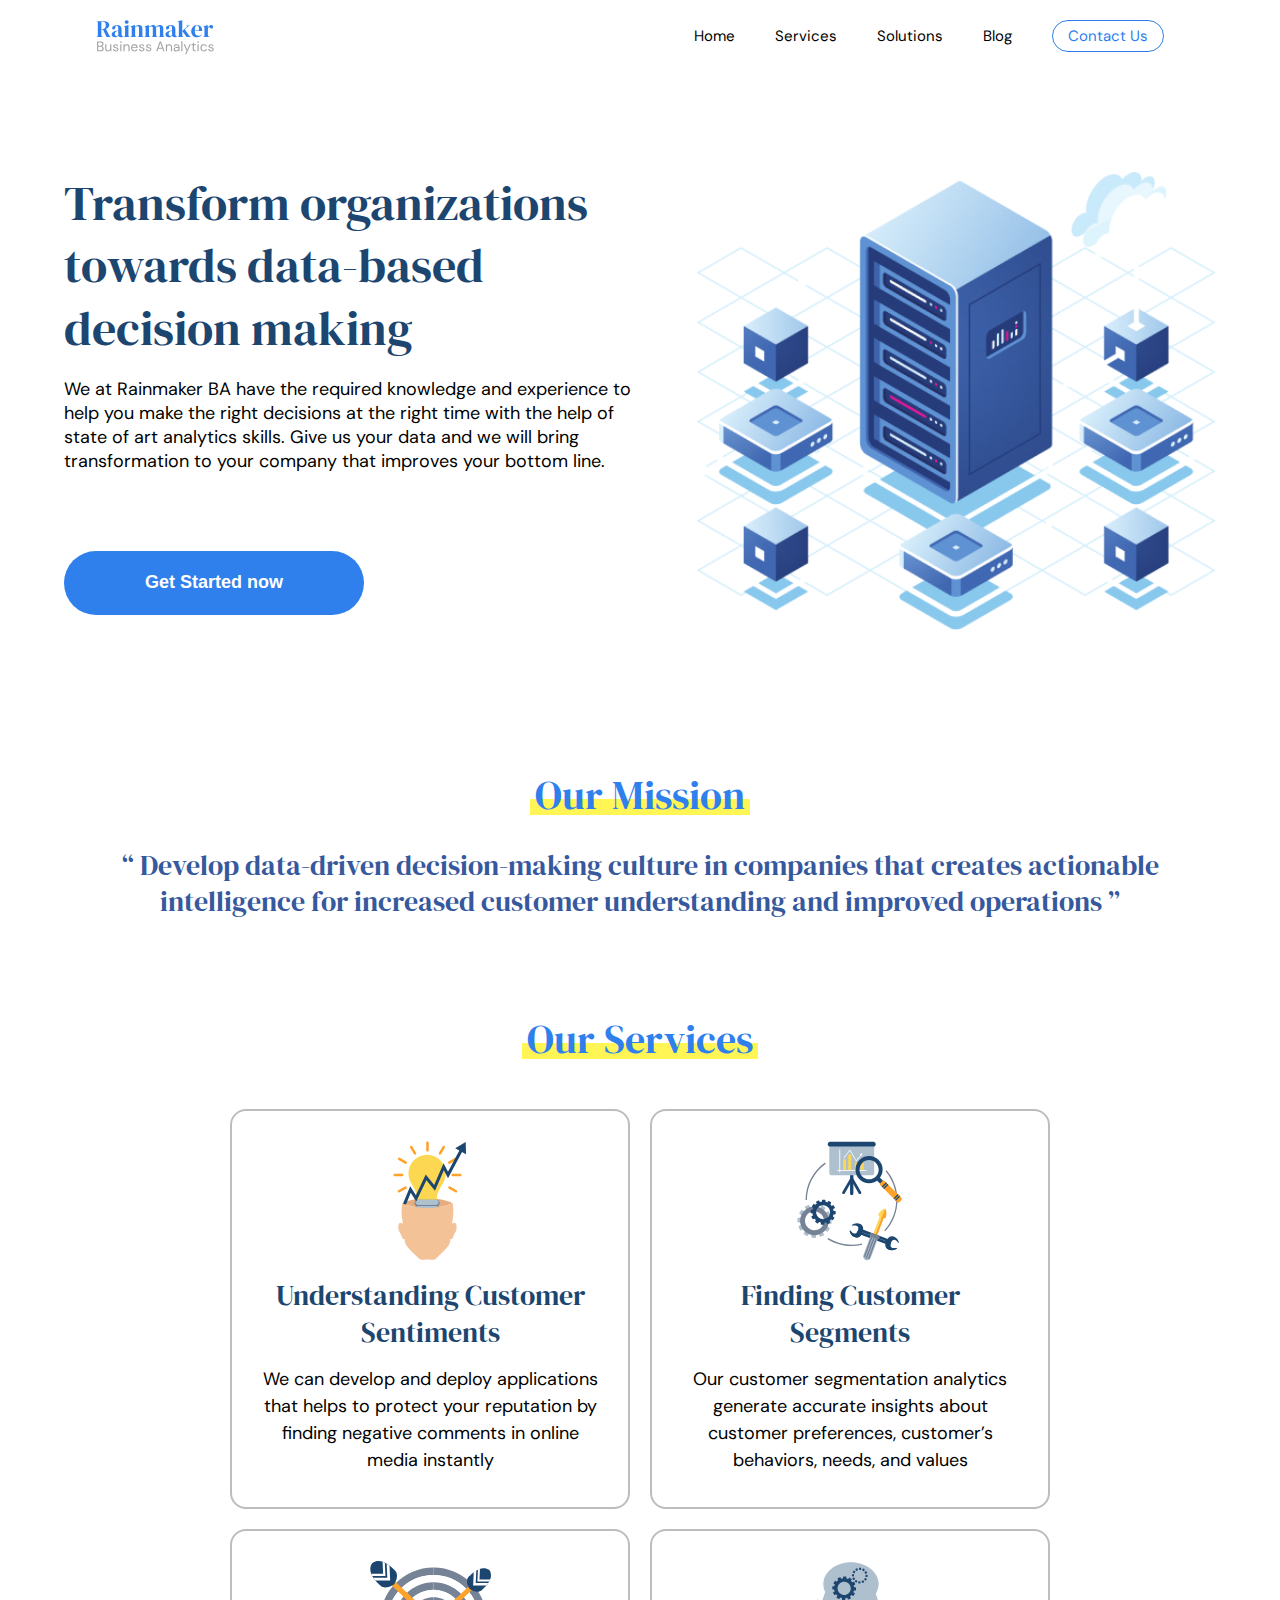
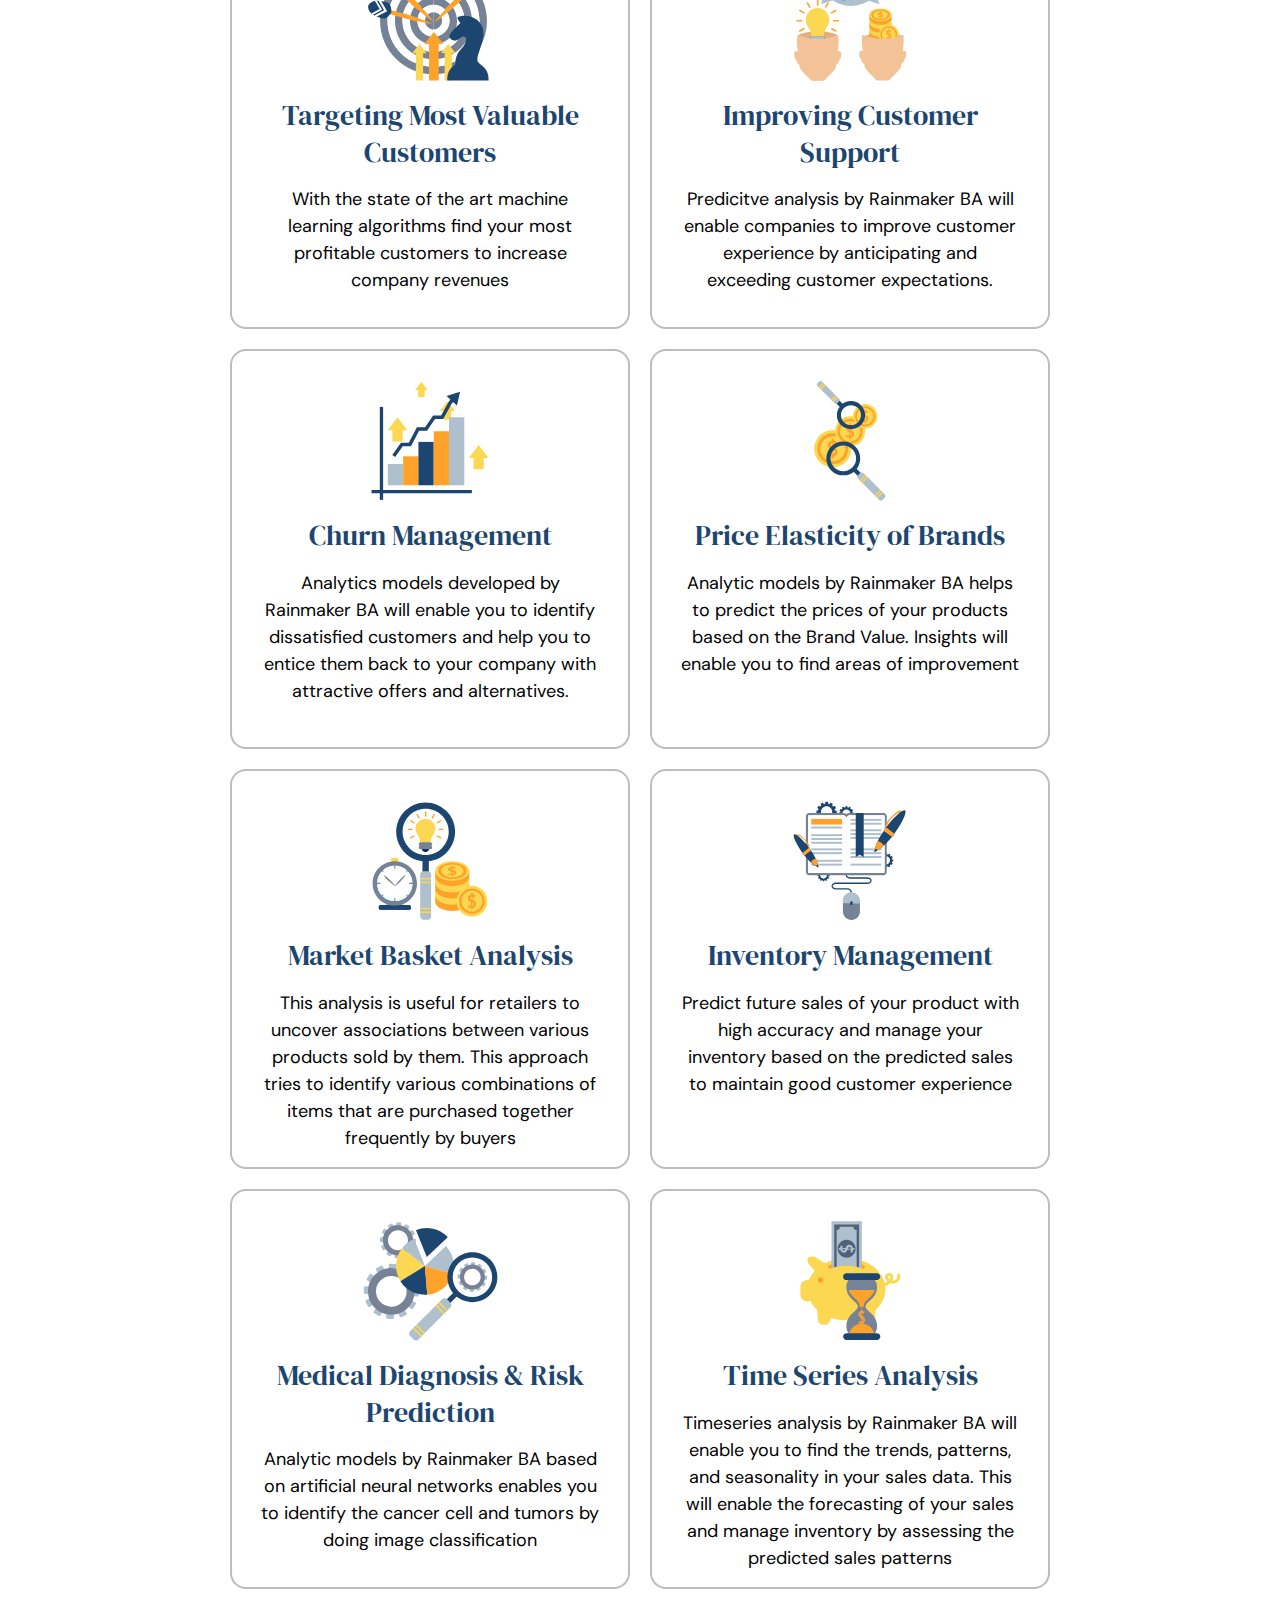
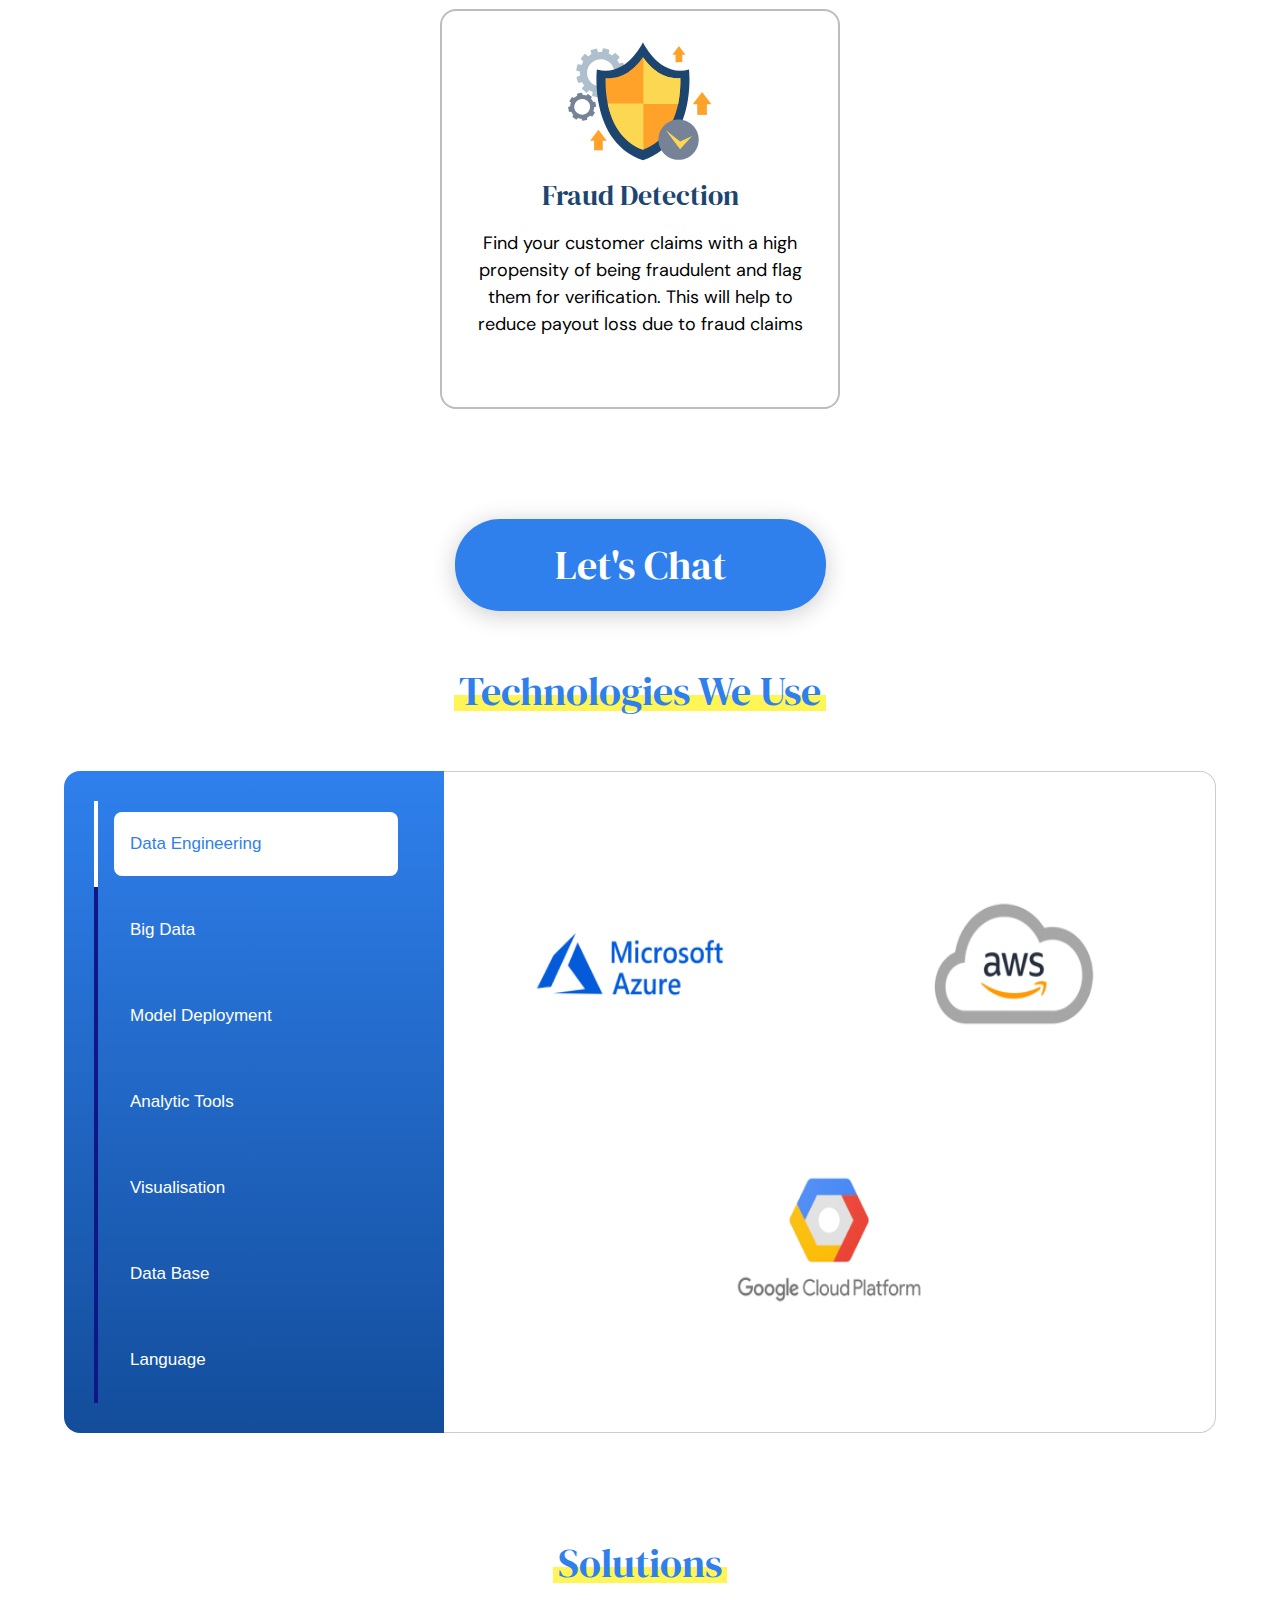
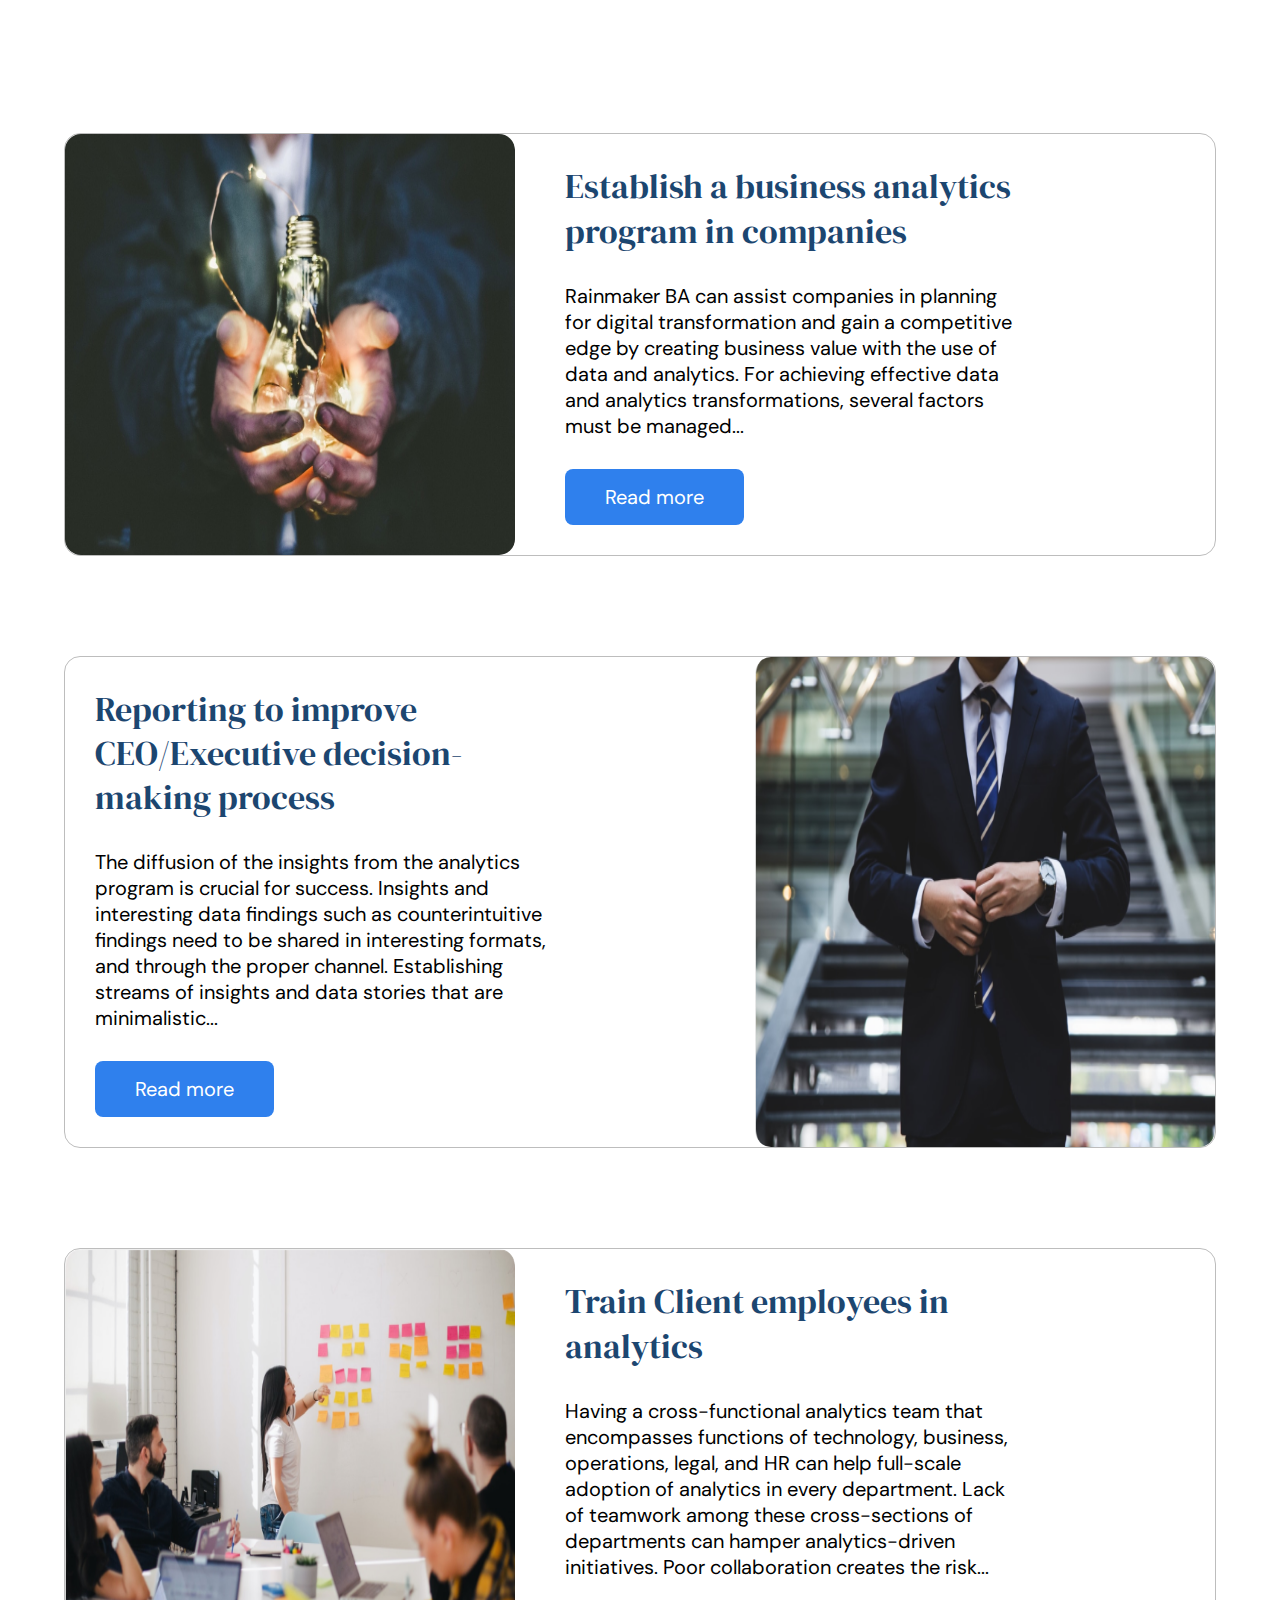
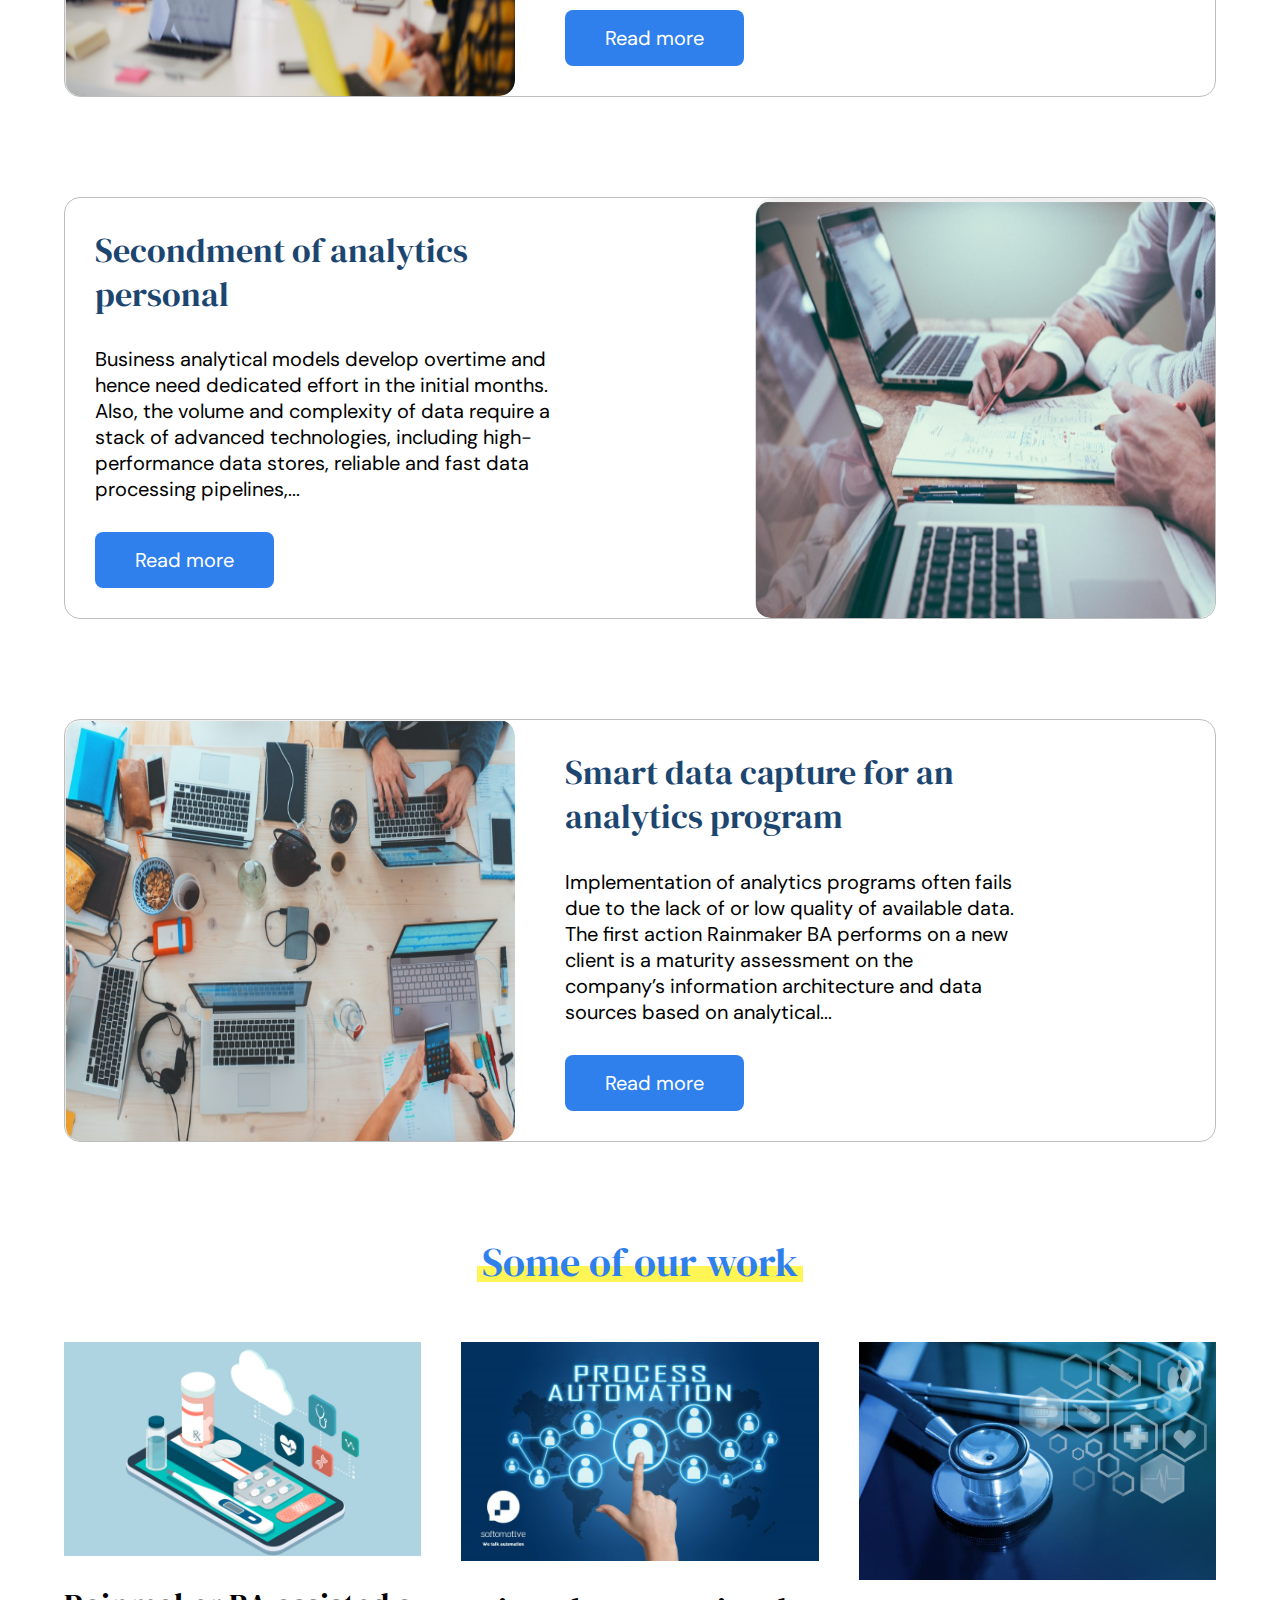
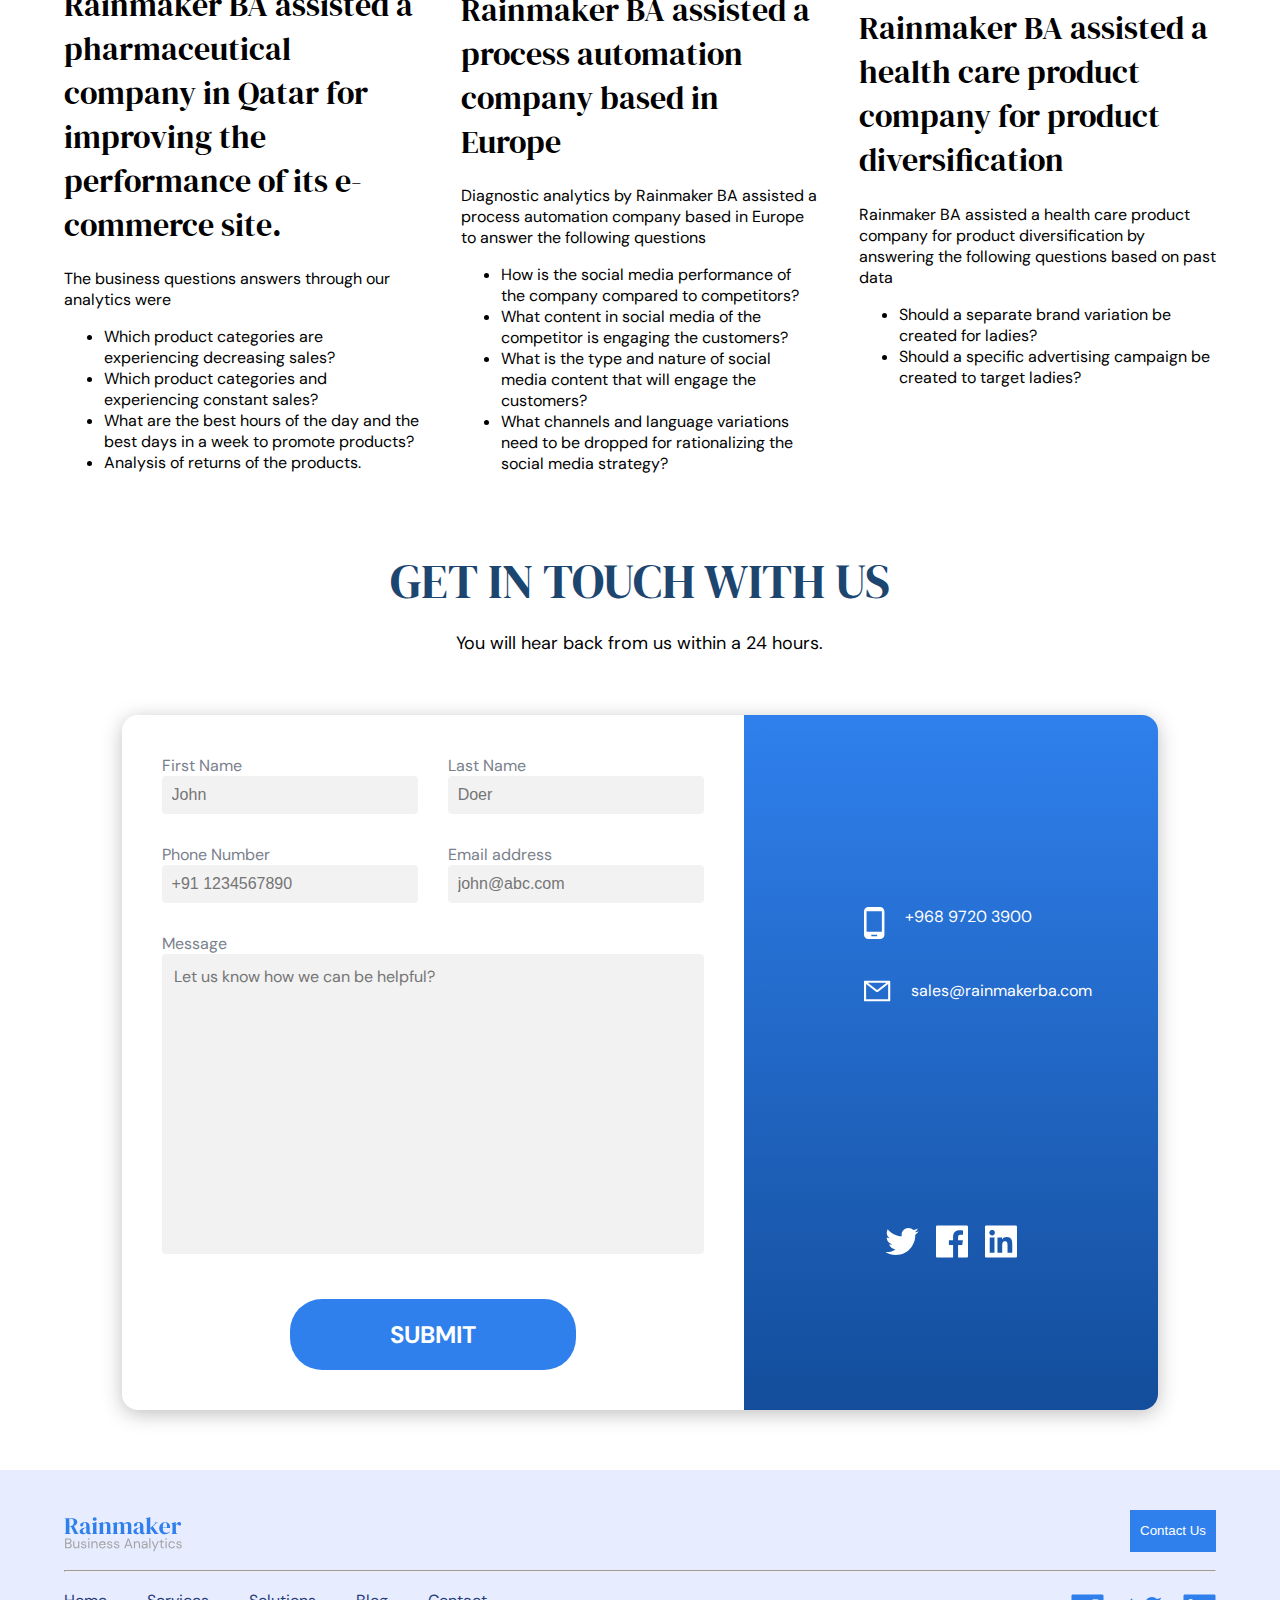
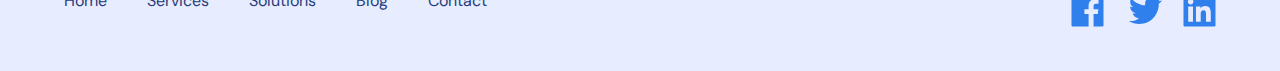
<file: index.html>
<!DOCTYPE html>
<html lang="en">
<head>
  <meta charset="UTF-8">
  <meta name="viewport" content="width=device-width, initial-scale=1.0">
    <link rel="stylesheet" href="./css/styles.css">
  <title>Rainmaker BA</title>
</head>
<body>
  <!-- ! navbar goes here -->
  <div class="container-nav">
    <nav>
      <div class="logo">
        <a href="/"><img src="./vectors/logo.svg" alt="" /></a>
      </div>
      <ul class="nav-links">
        <li><a href="#splash" id="link-splash">Home</a></li>
        <li><a href="#services" id="link-services">Services</a></li>
        <li><a href="#solution" id="link-solution">Solutions</a></li>
        <li><a href="#blog" id="link-blog">Blog</a></li>
        <li><a href="#contact" class="contact-us" >Contact Us</a></li>
      </ul>
      <div class="burger">
        <div class="line1"></div>
        <div class="line2"></div>
      </div>
    </nav>
  </div>
  <div class="container-main">
  <!-- ! splash -->
    <div class="row splash hero-bg" id="splash">
      <div class="col splash-text">
        <div class="splash-title">Transform organizations</div>
        <div class="splash-title">towards data-based</div>
        <div class="splash-title">decision making</div>
        <p>We at Rainmaker BA have the required knowledge and experience to help you make the right decisions at the right time
        with the help of state of art analytics skills. Give us your data and we will bring transformation to your company that
        improves your bottom line.</p>
        <button class="get-started-btn" onclick="location.href = './#contact'" >Get Started now</button>
      </div>
      <div class="col"><img src="./vectors/splash.png" alt="" class="splash-img"></div>
    </div>
    <div class="heading">
      <div class="heading-text">Our Mission</div>
    </div>
    <div class="mission">“ Develop data-driven decision-making culture in companies that creates actionable intelligence for increased customer
    understanding and improved operations ”</div>
    <!-- ! services -->
    <div class="heading hero-bg" id="services">
      <div class="heading-text">Our Services</div>
    </div>
    <div class="services">
      <div class="services-card">
        <img src="./vectors/Group 1.svg" alt="1" class="service-card-img">
        <div class="services-card-title">Understanding Customer Sentiments</div>
        <div class="services-card-info">We can develop and deploy applications that helps to protect your reputation by finding negative comments in online
        media instantly</div>
      </div>
      <div class="services-card">
        <img src="./vectors/Group 2.svg" alt="2" class="service-card-img">
        <div class="services-card-title">Finding Customer Segments</div>
        <div class="services-card-info">Our customer segmentation analytics generate accurate insights about customer preferences, customer’s behaviors, needs,
        and values</div>
      </div>
      <div class="services-card">
        <img src="./vectors/Group 3.svg" alt="3" class="service-card-img">
        <div class="services-card-title">Targeting Most Valuable Customers</div>
        <div class="services-card-info">With the state of the art machine learning algorithms find your most profitable customers to increase company revenues</div>
      </div>
      <div class="services-card">
        <img src="./vectors/Group 4.svg" alt="4" class="service-card-img">
        <div class="services-card-title">Improving Customer Support</div>
        <div class="services-card-info">Predicitve analysis by Rainmaker BA will enable companies to improve customer experience by anticipating and exceeding
        customer expectations.</div>
      </div>
      <div class="services-card">
        <img src="./vectors/Group 5.svg" alt="5" class="service-card-img">
        <div class="services-card-title">Churn Management</div>
        <div class="services-card-info">Analytics models developed by Rainmaker BA will enable you to identify dissatisfied customers and help you to entice
        them back to your company with attractive offers and alternatives.</div>
      </div>
      <div class="services-card">
        <img src="./vectors/Group 6.svg" alt="6" class="service-card-img">
        <div class="services-card-title">Price Elasticity of Brands</div>
        <div class="services-card-info">Analytic models by Rainmaker BA helps to predict the prices of your products based on the Brand Value. Insights will
        enable you to find areas of improvement</div>
      </div>
      <div class="services-card">
        <img src="./vectors/Group 7.svg" alt="7" class="service-card-img">
        <div class="services-card-title">Market Basket Analysis</div>
        <div class="services-card-info">This analysis is useful for retailers to uncover associations between various products sold by them. This approach tries
        to identify various combinations of items that are purchased together frequently by buyers</div>
      </div>
      <div class="services-card">
        <img src="./vectors/Group 8.svg" alt="8" class="service-card-img">
        <div class="services-card-title">Inventory Management</div>
        <div class="services-card-info">Predict future sales of your product with high accuracy and manage your inventory based on the predicted sales to
        maintain good customer experience</div>
      </div>
      <div class="services-card">
        <img src="./vectors/Group 9.svg" alt="9" class="service-card-img">
        <div class="services-card-title">Medical Diagnosis & Risk Prediction</div>
        <div class="services-card-info">Analytic models by Rainmaker BA based on artificial neural networks enables you to identify the cancer cell and tumors
        by doing image classification</div>
      </div>
      <div class="services-card">
        <img src="./vectors/Group 10.svg" alt="10" class="service-card-img">
        <div class="services-card-title">Time Series Analysis</div>
        <div class="services-card-info">Timeseries analysis by Rainmaker BA will enable you to find the trends, patterns, and seasonality in your sales data.
        This will enable the forecasting of your sales and manage inventory by assessing the predicted sales patterns</div>
      </div>
      <div class="services-card">
        <img src="./vectors/Group 11.svg" alt="11" class="service-card-img">
        <div class="services-card-title">Fraud Detection</div>
        <div class="services-card-info">Find your customer claims with a high propensity of being fraudulent and flag them for verification. This will help to
        reduce payout loss due to fraud claims</div>
      </div>
    </div>
    <div class="center-btn"><button class="solutions-btn" onclick="location.href = './#contact'">Let's Chat</button></div>
    <div class="heading">
      <div class="heading-text">Technologies We Use</div>
    </div>
    <div class='comp-cont'>
      <div class='tab-container'>
        <div class="tab">
          <button class="tablinks" onclick="openCity(event, 'Data_Engineering')"><div class="tablink-cont">Data Engineering</div></button>
          <button class="tablinks" onclick="openCity(event, 'Big_Data')"><div class="tablink-cont">Big Data</div></button>
          <button class="tablinks" onclick="openCity(event, 'Model_Deployment')"><div class="tablink-cont">Model Deployment</div></button>
          <button class="tablinks" onclick="openCity(event, 'Analytic_Tools')"><div class="tablink-cont">Analytic Tools</div></button>
          <button class="tablinks" onclick="openCity(event, 'Visualisation')"><div class="tablink-cont">Visualisation</div></button>
          <button class="tablinks" onclick="openCity(event, 'Data_Base')"><div class="tablink-cont">Data Base</div></button>
          <button class="tablinks" onclick="openCity(event, 'Language')"><div class="tablink-cont">Language</div></button>
        </div>
      </div>
      <div id="Data_Engineering" class="tabcontent">
        <img src="./vectors/Data engineering.png" alt="">
      </div>
      <div id="Big_Data" class="tabcontent">
        <img src="./vectors/Bigdata.png" alt="">
      </div>
      <div id="Model_Deployment" class="tabcontent">
        <img src="./vectors/ModelDeployment.png" alt="">
      </div>
      <div id="Analytic_Tools" class="tabcontent">
        <img src="./vectors/Analytical tools.png" alt="">
      </div>
      <div id="Visualisation" class="tabcontent">
        <img src="./vectors/Visualisation.png" alt="">
      </div>
      <div id="Data_Base" class="tabcontent">
        <img src="./vectors/DataBase.png" alt="">
      </div>
      <div id="Language" class="tabcontent">
        <img src="./vectors/languages.png" alt="">
      </div>
    </div>
    <!-- ! solutions -->
    <div class="heading solutions hero-bg" id="solution">
      <div class="heading-text" >Solutions</div>
    </div>
    <div class="left-row sols-cont">
      <div class="col"><img src="./vectors/sols1.png" alt="" class="sols-img"></div>
      <div class="col sols-text-right">
        <div class="sols-title">Establish a business analytics program in companies</div>
        <div class="sols-info">Rainmaker BA can assist companies in planning for digital transformation and gain a competitive edge by creating
        business value with the use of data and analytics. For achieving effective data and analytics transformations, several
        factors must be managed...</div>
        <a href="./blog/establish_a_business.html"><button class="read-more-btn">Read more</button></a>
      </div>
    </div>
    <div class="row sols-cont">
      <div class="col sols-text-left">
        <div class="sols-title">Reporting to improve CEO/Executive decision-making process</div>
        <div class="sols-info">The diffusion of the insights from the analytics program is crucial for success. Insights and interesting data findings
        such as counterintuitive findings need to be shared in interesting formats, and through the proper channel. Establishing
        streams of insights and data stories that are minimalistic...</div>
          <a href="./blog/reporting_to_improve.html"><button class="read-more-btn">Read more</button></a>
      </div>
      <div class="col"><img src="./vectors/sols2.png" alt="" class="sols-img"></div>
    </div>
    <div class="left-row sols-cont">
      <div class="col"><img src="./vectors/sols3.png" alt="" class="sols-img"></div>
      <div class="col sols-text-right">
        <div class="sols-title">Train Client employees in analytics</div>
        <div class="sols-info">Having a cross-functional analytics team that encompasses functions of technology, business, operations, legal, and HR
        can help full-scale adoption of analytics in every department. Lack of teamwork among these cross-sections of
        departments can hamper analytics-driven initiatives. Poor collaboration creates the risk...</div>
        <a href="./blog/Train_Client_employees.html"><button class="read-more-btn">Read more</button></a>
      </div>
    </div>
    <div class="row sols-cont">
      <div class="col sols-text-left">
        <div class="sols-title">Secondment of analytics personal</div>
        <div class="sols-info">Business analytical models develop overtime and hence need dedicated effort in the initial months. Also, the volume and
        complexity of data require a stack of advanced technologies, including high-performance data stores, reliable and fast
        data processing pipelines,...</div>
          <a href="./blog/secondment_of_analytics.html"><button class="read-more-btn">Read more</button></a>
      </div>
      <div class="col"><img src="./vectors/sols4.png" alt="" class="sols-img"></div>
    </div>
    <div class="left-row sols-cont">
      <div class="col"><img src="./vectors/sols5.png" alt="" class="sols-img"></div>
      <div class="col sols-text-right">
        <div class="sols-title">Smart data capture for an analytics program</div>
        <div class="sols-info">Implementation of analytics programs often fails due to the lack of or low quality of available data. The first action
        Rainmaker BA performs on a new client is a maturity assessment on the company’s information architecture and data
        sources based on analytical...</div>
        <a href="./blog/smart_data_capture.html"><button class="read-more-btn">Read more</button></a>
      </div>
    </div>
    <div class="heading">
      <div class="heading-text hero-bg" id="blog">Some of our work</div>
    </div>
    <div class="soow-containter">
      <div class="soow-card">
        <img src="./vectors/soow1.jpg" alt="img">
        <h1>Rainmaker BA assisted a pharmaceutical company in Qatar for improving the performance of its e-commerce site.</h1>
        The business questions answers through our analytics were
        <ul>
          <li>Which product categories are experiencing decreasing sales?</li>
          <li>Which product categories and experiencing constant sales?</li>
          <li>What are the best hours of the day and the best days in a week to promote products?</li>
          <li>Analysis of returns of the products.</li>
        </ul>
        <!-- <a href="#">Show more</a> -->
      </div>
      <div class="soow-card">
        <img src="./vectors/soow2.jpg" alt="img">
        <h1>Rainmaker BA assisted a process automation company based in Europe</h1>
        Diagnostic analytics by Rainmaker BA assisted a process automation company based in Europe to answer the following
        questions
        <ul>
          <li>How is the social media performance of the company compared to competitors?</li>
          <li>What content in social media of the competitor is engaging the customers?</li>
          <li>What is the type and nature of social media content that will engage the customers?</li>
          <li>What channels and language variations need to be dropped for rationalizing the social media strategy?</li>
        </ul>
        <!-- <a href="#">Show more</a> -->
      </div>
      <div class="soow-card">
        <img src="./vectors/soow3.jpg" alt="img">
        <h1>Rainmaker BA assisted a health care product company for product diversification</h1>
        Rainmaker BA assisted a health care product company for product diversification by answering the following questions
        based on past data
        <ul>
          <li>Should a separate brand variation be created for ladies?</li>
          <li>Should a specific advertising campaign be created to target ladies?</li>
        </ul>
        <!-- <a href="#">Show more</a> -->
      </div>
    </div>
    <!-- ! pen foorter -->
    <div class="container-main hero-bg" id="contact">
      <div class="contact-page-heading splash-title">GET IN TOUCH WITH US</div>
      <p class="contact-page-heading">You will hear back from us within a 24 hours.</p>
      <div class="form-cont">
        <div class="form">
          <div class="name-part">
            <div class="fname">
              <div class="input-heading">First Name</div>
              <input type="text" placeholder="John" required id="fname">
            </div>
            <div class="lname">
              <div class="input-heading">Last Name</div>
              <input type="text" placeholder="Doer" required id="lname">
            </div>
          </div>
          <div class="name-part">
            <div class="fname">
              <div class="input-heading">Phone Number</div>
              <input type="text" placeholder="+91 1234567890" required id="phnumber">
            </div>
            <div class="lname">
              <div class="input-heading">Email address</div>
              <input type="email" placeholder="john@abc.com" required id="email">
            </div>
          </div>
          <div class="input-heading">Message</div>
          <textarea name="message" id="message" placeholder="Let us know how we can be helpful?"></textarea>
          <div class="center-btn"><button class="form-submit-btn" onclick="submmitit()" type="submit">SUBMIT</button></div>
        </div>
        <div class="side-info">
          <div class="top-info">
            <!-- <div class="top-info-block">
              <img src="../vectors/location.svg" alt="">
              <div>
                <div>6386 Spring St undefined Anchorage,</div>
                <div>Georgia 12473 United States</div>
              </div>
            </div> -->
            <div class="top-info-block">
              <img src="../vectors/phone.svg" alt="">
              <div>+968 9720 3900</div>
            </div>
          <div class="top-info-block" onclick="location.href = 'mailto:sales@rainmakerba.com'" style='cursor: pointer;'>
              <img src="../vectors/mail.svg" alt="">
              <div>sales@rainmakerba.com</div>
            </div>
          </div>
          <div class="bottom-info">
            <a href="https://twitter.com" target="_" style="display: flex;align-items: center;"><img src="../vectors/twitterW.svg" alt=""></a>
            <a href="https://facebook.com" target="_" style="display: flex;align-items: center;"><img src="../vectors/facebookW.svg" alt=""></a>
            <a href="https://linkedin.com" target="_" style="display: flex;align-items: center;"><img src="../vectors/linkeedinW.svg" alt=""></a>
          </div>
        </div>
      </div>
    </div>
  </div>
  <div class="footer-container">
    <div class="footer">
      <div class="footer1">
        <img src="./vectors/logo.svg" alt="">
        <button onclick="location.href = './#contact'">Contact Us</button>
      </div>
      <hr>
      <div class="footer2">
        <div class="footer-nav">
          <a href="#" class="footer-start">Home</a>
          <a href="#services" class="fotter-mid">Services</a>
          <a href="#solutions" class="fotter-mid">Solutions</a>
          <a href="#blog" class="fotter-mid">Blog</a>
          <a href="#contact" class="footer-end">Contact</a>
        </div>
        <div class="footer-socials">
          <a href="https://www.facebook.com" target="_" style="display: flex;align-items: center;"><img src="./vectors/facebook.svg" alt=""></a>
          <a href="https://www.twitter.com" target="_" style="display: flex;align-items: center;"><img src="./vectors/twitter.svg" alt="" class="social-mid"></a>
          <a href="https://www.linkedin.com" target="_" style="display: flex;align-items: center;"><img src="./vectors/linkeedin.svg" alt=""></a>
        </div>
      </div>
    </div>
  </div>
  <script src="./js/script.js"></script>
</body>
</html>
</file>
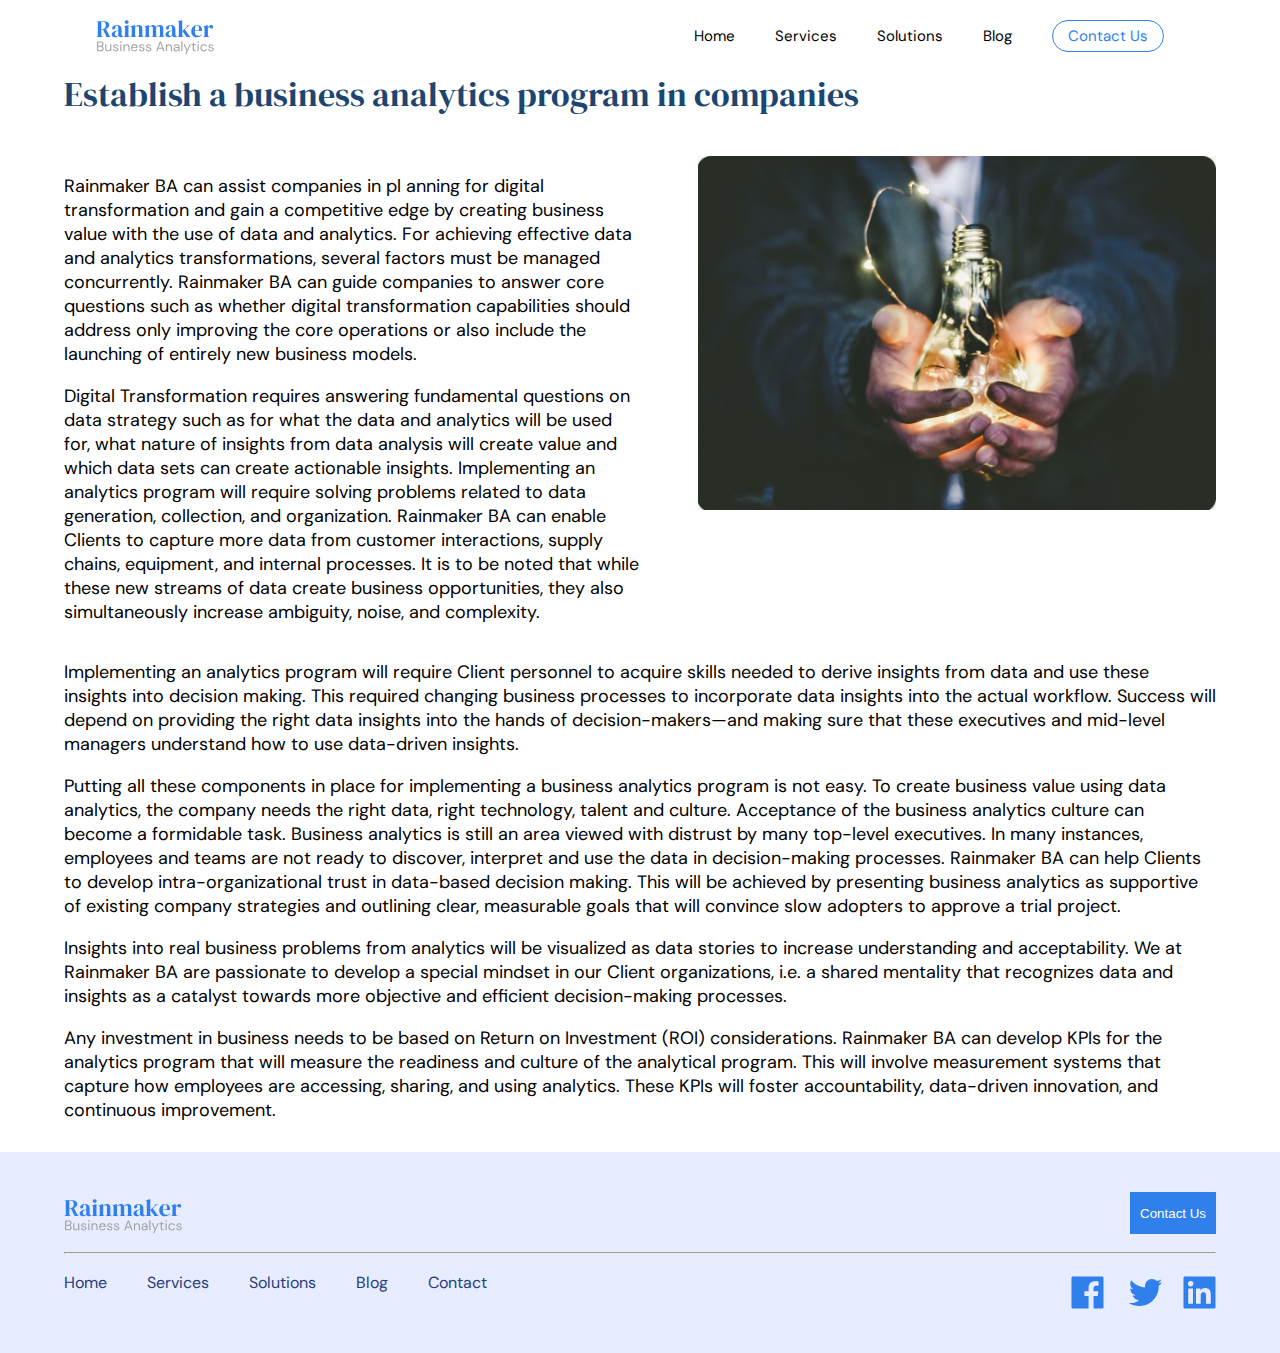
<file: blog/establish_a_business.html>
<!DOCTYPE html>
<html lang="en">
<head>
  <meta charset="UTF-8">
  <meta name="viewport" content="width=device-width, initial-scale=1.0">
  <link rel="stylesheet" href="../css/styles.css">
  <title>Rainmaker BA</title>
</head>
<body>
  <!-- ! navbar -->
    <div class="container-nav">
      <nav>
        <div class="logo">
          <a href="/"><img src="../vectors/logo.svg" alt="" /></a>
        </div>
        <ul class="nav-links">
          <li><a href="../index.html">Home</a></li>
          <li><a href="../index.html#services">Services</a></li>
          <li><a href="../index.html#solution">Solutions</a></li>
          <li><a href="../index.html#blog">Blog</a></li>
          <li><a href="../index.html#contact" class="contact-us">Contact Us</a></li>
        </ul>
        <div class="burger">
          <div class="line1"></div>
          <div class="line2"></div>
        </div>
      </nav>
    </div>
    <div class="container-main">
      <div class="sols-title">Establish a business analytics program in companies</div>
      <div class="row blog1">
        <div class="col">
          <p>Rainmaker BA can assist companies in pl anning for digital transformation and gain a competitive edge by creating
          business value with the use of data and analytics. For achieving effective data and analytics transformations, several
          factors must be managed concurrently. Rainmaker BA can guide companies to answer core questions such as whether digital
          transformation capabilities should address only improving the core operations or also include the launching of entirely
          new business models.</p>
          <p>Digital Transformation requires answering fundamental questions on data strategy such as for what the data and analytics
          will be used for, what nature of insights from data analysis will create value and which data sets can create actionable
          insights. Implementing an analytics program will require solving problems related to data generation, collection, and
          organization. Rainmaker BA can enable Clients to capture more data from customer interactions, supply chains, equipment,
          and internal processes. It is to be noted that while these new streams of data create business opportunities, they also
          simultaneously increase ambiguity, noise, and complexity.</p>
        </div>
        <div class="col"><img src="../vectors/sols1.png" alt="" class="blog-img"></div>
      </div>
      <p>Implementing an analytics program will require Client personnel to acquire skills needed to derive insights from data
        and use these insights into decision making. This required changing business processes to incorporate data insights
        into
        the actual workflow. Success will depend on providing the right data insights into the hands of decision-makers—and
        making sure that these executives and mid-level managers understand how to use data-driven insights.</p>
          <p>Putting all these components in place for implementing a business analytics program is not easy. To create business
          value using data analytics, the company needs the right data, right technology, talent and culture. Acceptance of the
          business analytics culture can become a formidable task. Business analytics is still an area viewed with distrust by
          many top-level executives. In many instances, employees and teams are not ready to discover, interpret and use the data
          in decision-making processes. Rainmaker BA can help Clients to develop intra-organizational trust in data-based decision
          making. This will be achieved by presenting business analytics as supportive of existing company strategies and
          outlining clear, measurable goals that will convince slow adopters to approve a trial project.</p>
          <p>Insights into real business problems from analytics will be visualized as data stories to increase understanding and
          acceptability. We at Rainmaker BA are passionate to develop a special mindset in our Client organizations, i.e. a shared
          mentality that recognizes data and insights as a catalyst towards more objective and efficient decision-making
          processes.</p>
          <p>Any investment in business needs to be based on Return on Investment (ROI) considerations. Rainmaker BA can develop KPIs
          for the analytics program that will measure the readiness and culture of the analytical program. This will involve
          measurement systems that capture how employees are accessing, sharing, and using analytics. These KPIs will foster
          accountability, data-driven innovation, and continuous improvement.</p>
    </div>
    <!-- ! footer  -->
    <div class="footer-container">
      <div class="footer">
        <div class="footer1">
          <img src="../vectors/logo.svg" alt="">
          <button onclick="location.href = '../index.html#contact'">Contact Us</button>
        </div>
        <hr>
        <div class="footer2">
          <div class="footer-nav">
            <a href="../index.html" class="footer-start">Home</a>
            <a href="../index.html#services" class="fotter-mid">Services</a>
            <a href="../index.html#solutions" class="fotter-mid">Solutions</a>
            <a href="../index.html#blog" class="fotter-mid">Blog</a>
            <a href="../index.html#contact" class="footer-end">Contact</a>
          </div>
          <div class="footer-socials">
            <img src="../vectors/facebook.svg" alt="">
            <img src="../vectors/twitter.svg" alt="" class="social-mid">
            <img src="../vectors/linkeedin.svg" alt="">
          </div>
        </div>
      </div>
    </div>
    <script src="../js/script.js"></script>
  </body>
</html>
</file>
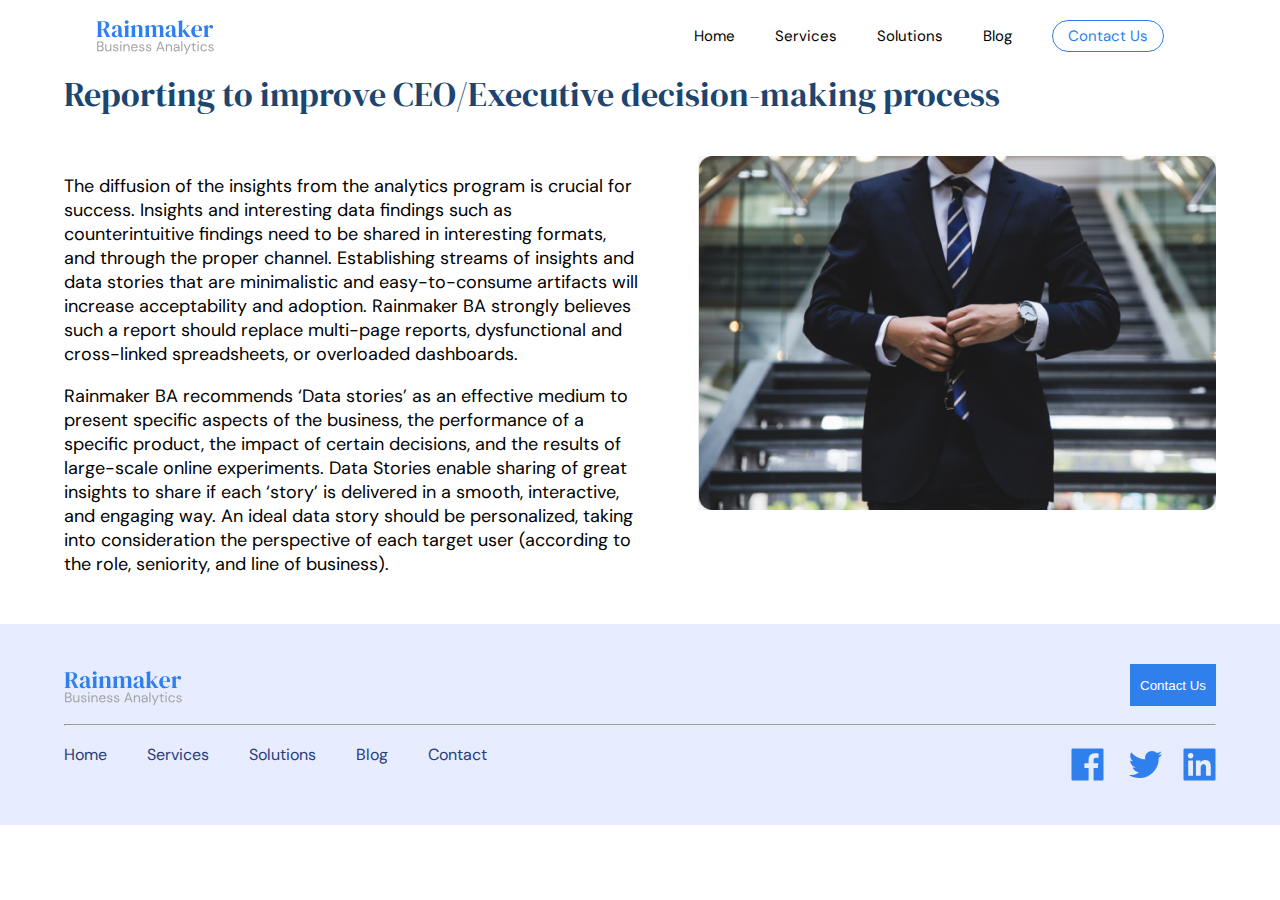
<file: blog/reporting_to_improve.html>
<!DOCTYPE html>
<html lang="en">

<head>
  <meta charset="UTF-8">
  <meta name="viewport" content="width=device-width, initial-scale=1.0">
  <link rel="stylesheet" href="../css/styles.css">
  <title>Rainmaker BA</title>
</head>

<body>
  <!-- ! navbar -->
  <div class="container-nav">
    <nav>
      <div class="logo">
        <a href="/"><img src="../vectors/logo.svg" alt="" /></a>
      </div>
      <ul class="nav-links">
        <li><a href="../index.html">Home</a></li>
        <li><a href="../index.html#services">Services</a></li>
        <li><a href="../index.html#solution">Solutions</a></li>
        <li><a href="../index.html#blog">Blog</a></li>
        <li><a href="../index.html#contact" class="contact-us">Contact Us</a></li>
      </ul>
      <div class="burger">
        <div class="line1"></div>
        <div class="line2"></div>
      </div>
    </nav>
  </div>
  <div class="container-main">
    <div class="sols-title">Reporting to improve CEO/Executive decision-making process</div>
    <div class="row blog1">
      <div class="col">
        <p>The diffusion of the insights from the analytics program is crucial for success. Insights and interesting data findings
        such as counterintuitive findings need to be shared in interesting formats, and through the proper channel. Establishing
        streams of insights and data stories that are minimalistic and easy-to-consume artifacts will increase acceptability and
        adoption. Rainmaker BA strongly believes such a report should replace multi-page reports, dysfunctional and cross-linked
        spreadsheets, or overloaded dashboards.</p>
        <p>Rainmaker BA recommends ‘Data stories’ as an effective medium to present specific aspects of the business, the
        performance of a specific product, the impact of certain decisions, and the results of large-scale online experiments.
        Data Stories enable sharing of great insights to share if each ‘story’ is delivered in a smooth, interactive, and
        engaging way. An ideal data story should be personalized, taking into consideration the perspective of each target user
        (according to the role, seniority, and line of business).</p>
      </div>
      <div class="col"><img src="../vectors/sols2.png" alt="" class="blog-img"></div>
    </div>
  </div>
  <!-- ! footer  -->
  <div class="footer-container">
    <div class="footer">
      <div class="footer1">
        <img src="../vectors/logo.svg" alt="">
        <button onclick="location.href = '../index.html#contact'">Contact Us</button>
      </div>
      <hr>
      <div class="footer2">
        <div class="footer-nav">
          <a href="../index.html" class="footer-start">Home</a>
          <a href="../index.html#services" class="fotter-mid">Services</a>
          <a href="../index.html#solutions" class="fotter-mid">Solutions</a>
          <a href="../index.html#blog" class="fotter-mid">Blog</a>
          <a href="../index.html#contact" class="footer-end">Contact</a>
        </div>
        <div class="footer-socials">
          <img src="../vectors/facebook.svg" alt="">
          <img src="../vectors/twitter.svg" alt="" class="social-mid">
          <img src="../vectors/linkeedin.svg" alt="">
        </div>
      </div>
    </div>
  </div>
  <script src="../js/script.js"></script>
</body>

</html>
</file>
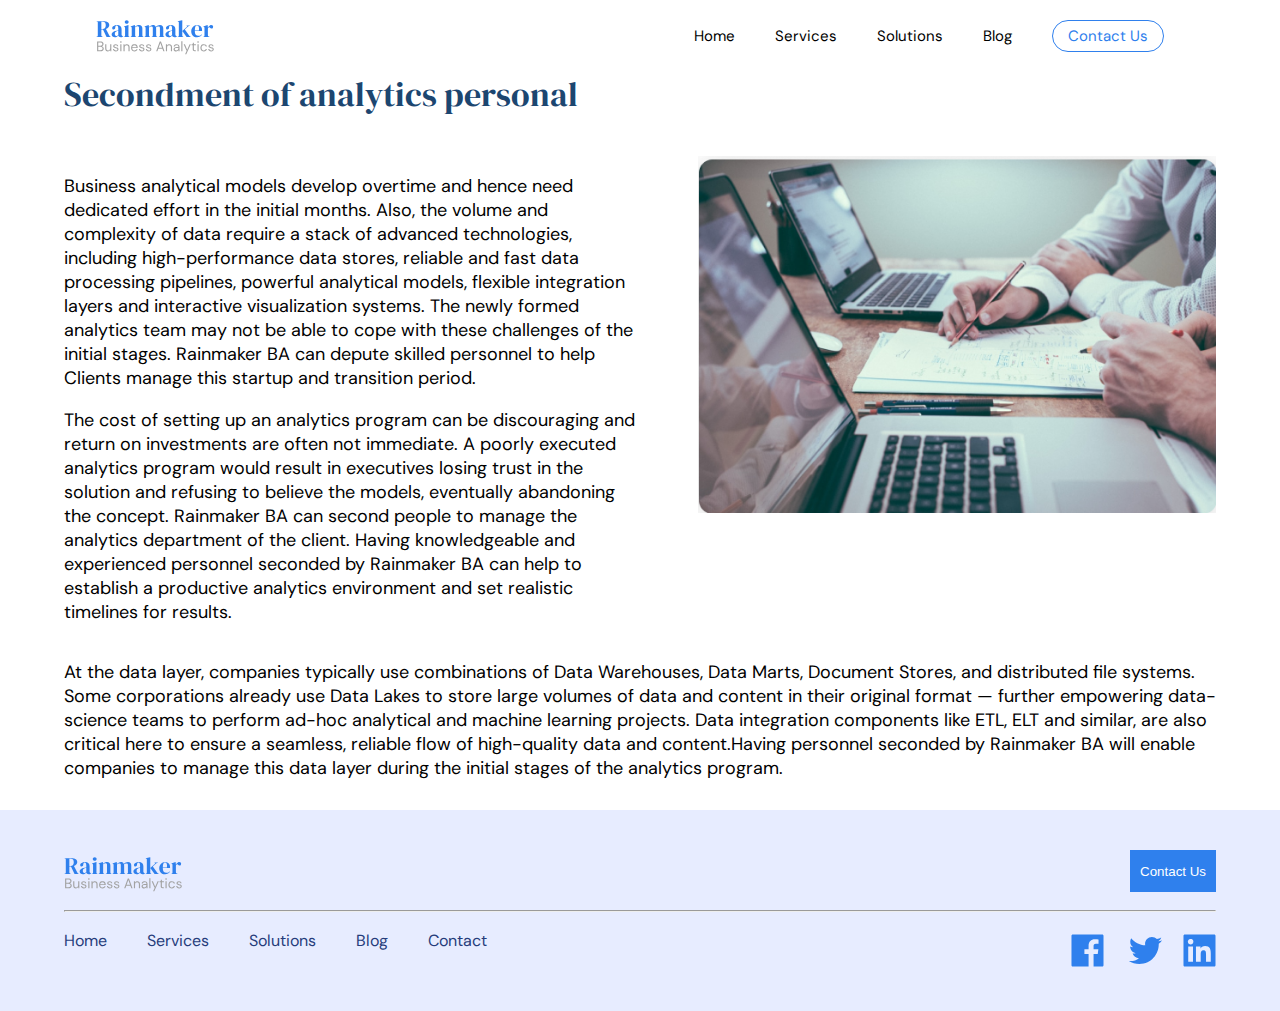
<file: blog/secondment_of_analytics.html>
<!DOCTYPE html>
<html lang="en">

<head>
  <meta charset="UTF-8">
  <meta name="viewport" content="width=device-width, initial-scale=1.0">
  <link rel="stylesheet" href="../css/styles.css">
  <title>Rainmaker BA</title>
</head>

<body>
  <!-- ! navbar -->
  <div class="container-nav">
    <nav>
      <div class="logo">
        <a href="/"><img src="../vectors/logo.svg" alt="" /></a>
      </div>
      <ul class="nav-links">
        <li><a href="../index.html">Home</a></li>
        <li><a href="../index.html#services">Services</a></li>
        <li><a href="../index.html#solution">Solutions</a></li>
        <li><a href="../index.html#blog">Blog</a></li>
        <li><a href="../index.html#contact" class="contact-us">Contact Us</a></li>
      </ul>
      <div class="burger">
        <div class="line1"></div>
        <div class="line2"></div>
      </div>
    </nav>
  </div>
  <div class="container-main">
    <div class="sols-title">Secondment of analytics personal</div>
    <div class="row blog1">
      <div class="col">
        <p>Business analytical models develop overtime and hence need dedicated effort in the initial months. Also, the volume and
        complexity of data require a stack of advanced technologies, including high-performance data stores, reliable and fast
        data processing pipelines, powerful analytical models, flexible integration layers and interactive visualization
        systems. The newly formed analytics team may not be able to cope with these challenges of the initial stages. Rainmaker
        BA can depute skilled personnel to help Clients manage this startup and transition period.</p>
        <p>The cost of setting up an analytics program can be discouraging and return on investments are often not immediate. A
        poorly executed analytics program would result in executives losing trust in the solution and refusing to believe the
        models, eventually abandoning the concept. Rainmaker BA can second people to manage the analytics department of the
        client. Having knowledgeable and experienced personnel seconded by Rainmaker BA can help to establish a productive
        analytics environment and set realistic timelines for results.</p>
      </div>
      <div class="col"><img src="../vectors/sols4.png" alt="" class="blog-img"></div>
    </div>
    <p>At the data layer, companies typically use combinations of Data Warehouses, Data Marts, Document Stores, and distributed
    file systems. Some corporations already use Data Lakes to store large volumes of data and content in their original
    format — further empowering data-science teams to perform ad-hoc analytical and machine learning projects. Data
    integration components like ETL, ELT and similar, are also critical here to ensure a seamless, reliable flow of
    high-quality data and content.Having personnel seconded by Rainmaker BA will enable companies to manage this data layer
    during the initial stages of the analytics program.</p>
  </div>
  <!-- ! footer  -->
  <div class="footer-container">
    <div class="footer">
      <div class="footer1">
        <img src="../vectors/logo.svg" alt="">
        <button onclick="location.href = '../index.html#contact'">Contact Us</button>
      </div>
      <hr>
      <div class="footer2">
        <div class="footer-nav">
          <a href="../index.html" class="footer-start">Home</a>
          <a href="../index.html#services" class="fotter-mid">Services</a>
          <a href="../index.html#solutions" class="fotter-mid">Solutions</a>
          <a href="../index.html#blog" class="fotter-mid">Blog</a>
          <a href="../index.html#contact" class="footer-end">Contact</a>
        </div>
        <div class="footer-socials">
          <img src="../vectors/facebook.svg" alt="">
          <img src="../vectors/twitter.svg" alt="" class="social-mid">
          <img src="../vectors/linkeedin.svg" alt="">
        </div>
      </div>
    </div>
  </div>
  <script src="../js/script.js"></script>
</body>

</html>
</file>
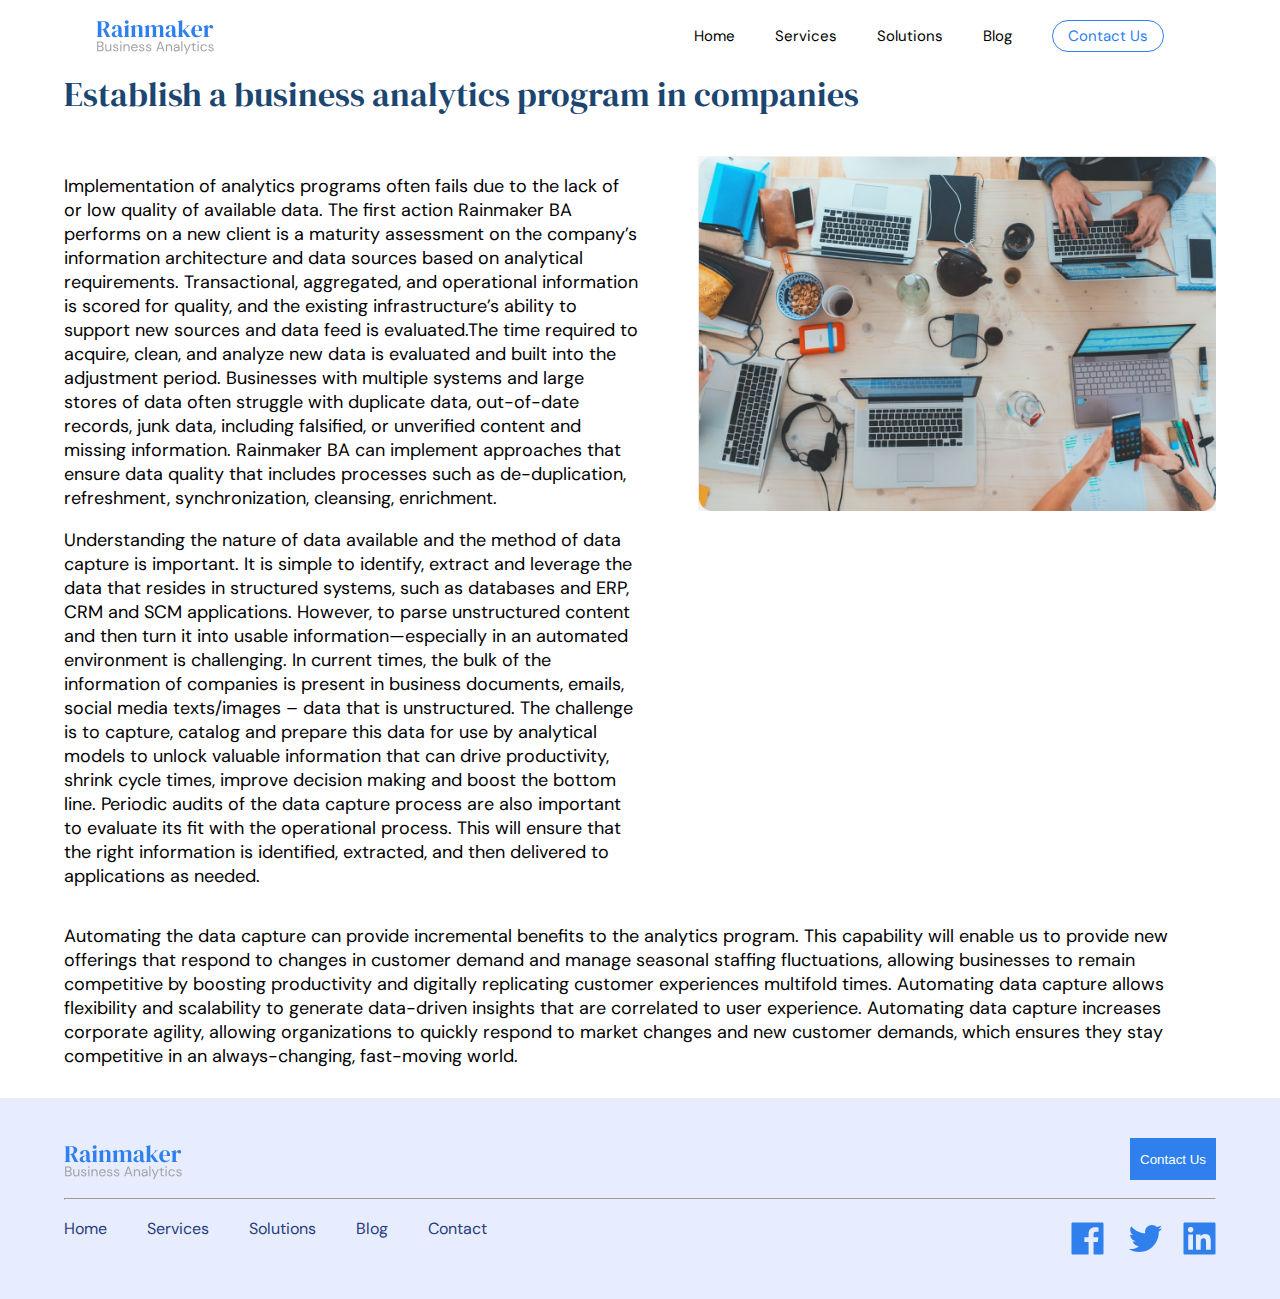
<file: blog/smart_data_capture.html>
<!DOCTYPE html>
<html lang="en">

<head>
  <meta charset="UTF-8">
  <meta name="viewport" content="width=device-width, initial-scale=1.0">
  <link rel="stylesheet" href="../css/styles.css">
  <title>Rainmaker BA</title>
</head>

<body>
  <!-- ! navbar -->
  <div class="container-nav">
    <nav>
      <div class="logo">
        <a href="/"><img src="../vectors/logo.svg" alt="" /></a>
      </div>
      <ul class="nav-links">
        <li><a href="../index.html">Home</a></li>
        <li><a href="../index.html#services">Services</a></li>
        <li><a href="../index.html#solution">Solutions</a></li>
        <li><a href="../index.html#blog">Blog</a></li>
        <li><a href="../index.html#contact" class="contact-us">Contact Us</a></li>
      </ul>
      <div class="burger">
        <div class="line1"></div>
        <div class="line2"></div>
      </div>
    </nav>
  </div>
  <div class="container-main">
    <div class="sols-title">Establish a business analytics program in companies</div>
    <div class="row blog1">
      <div class="col">
        <p>Implementation of analytics programs often fails due to the lack of or low quality of available data. The first action
        Rainmaker BA performs on a new client is a maturity assessment on the company’s information architecture and data
        sources based on analytical requirements. Transactional, aggregated, and operational information is scored for quality,
        and the existing infrastructure’s ability to support new sources and data feed is evaluated.The time required to
        acquire, clean, and analyze new data is evaluated and built into the adjustment period. Businesses with multiple systems
        and large stores of data often struggle with duplicate data, out-of-date records, junk data, including falsified, or
        unverified content and missing information. Rainmaker BA can implement approaches that ensure data quality that includes
        processes such as de-duplication, refreshment, synchronization, cleansing, enrichment.</p>
        <p>Understanding the nature of data available and the method of data capture is important. It is simple to identify,
        extract and leverage the data that resides in structured systems, such as databases and ERP, CRM and SCM applications.
        However, to parse unstructured content and then turn it into usable information—especially in an automated environment
        is challenging. In current times, the bulk of the information of companies is present in business documents, emails,
        social media texts/images – data that is unstructured. The challenge is to capture, catalog and prepare this data for
        use by analytical models to unlock valuable information that can drive productivity, shrink cycle times, improve
        decision making and boost the bottom line. Periodic audits of the data capture process are also important to evaluate
        its fit with the operational process. This will ensure that the right information is identified, extracted, and then
        delivered to applications as needed.</p>
      </div>
      <div class="col"><img src="../vectors/sols5.png" alt="" class="blog-img"></div>
    </div>
    <p>Automating the data capture can provide incremental benefits to the analytics program. This capability will enable us to
    provide new offerings that respond to changes in customer demand and manage seasonal staffing fluctuations, allowing
    businesses to remain competitive by boosting productivity and digitally replicating customer experiences multifold
    times. Automating data capture allows flexibility and scalability to generate data-driven insights that are correlated
    to user experience. Automating data capture increases corporate agility, allowing organizations to quickly respond to
    market changes and new customer demands, which ensures they stay competitive in an always-changing, fast-moving world.</p>
  </div>
  <!-- ! footer  -->
  <div class="footer-container">
    <div class="footer">
      <div class="footer1">
        <img src="../vectors/logo.svg" alt="">
        <button onclick="location.href = '../index.html#contact'">Contact Us</button>
      </div>
      <hr>
      <div class="footer2">
        <div class="footer-nav">
          <a href="../index.html" class="footer-start">Home</a>
          <a href="../index.html#services" class="fotter-mid">Services</a>
          <a href="../index.html#solutions" class="fotter-mid">Solutions</a>
          <a href="../index.html#blog" class="fotter-mid">Blog</a>
          <a href="../index.html#contact" class="footer-end">Contact</a>
        </div>
        <div class="footer-socials">
          <img src="../vectors/facebook.svg" alt="">
          <img src="../vectors/twitter.svg" alt="" class="social-mid">
          <img src="../vectors/linkeedin.svg" alt="">
        </div>
      </div>
    </div>
  </div>
  <script src="../js/script.js"></script>
</body>

</html>
</file>
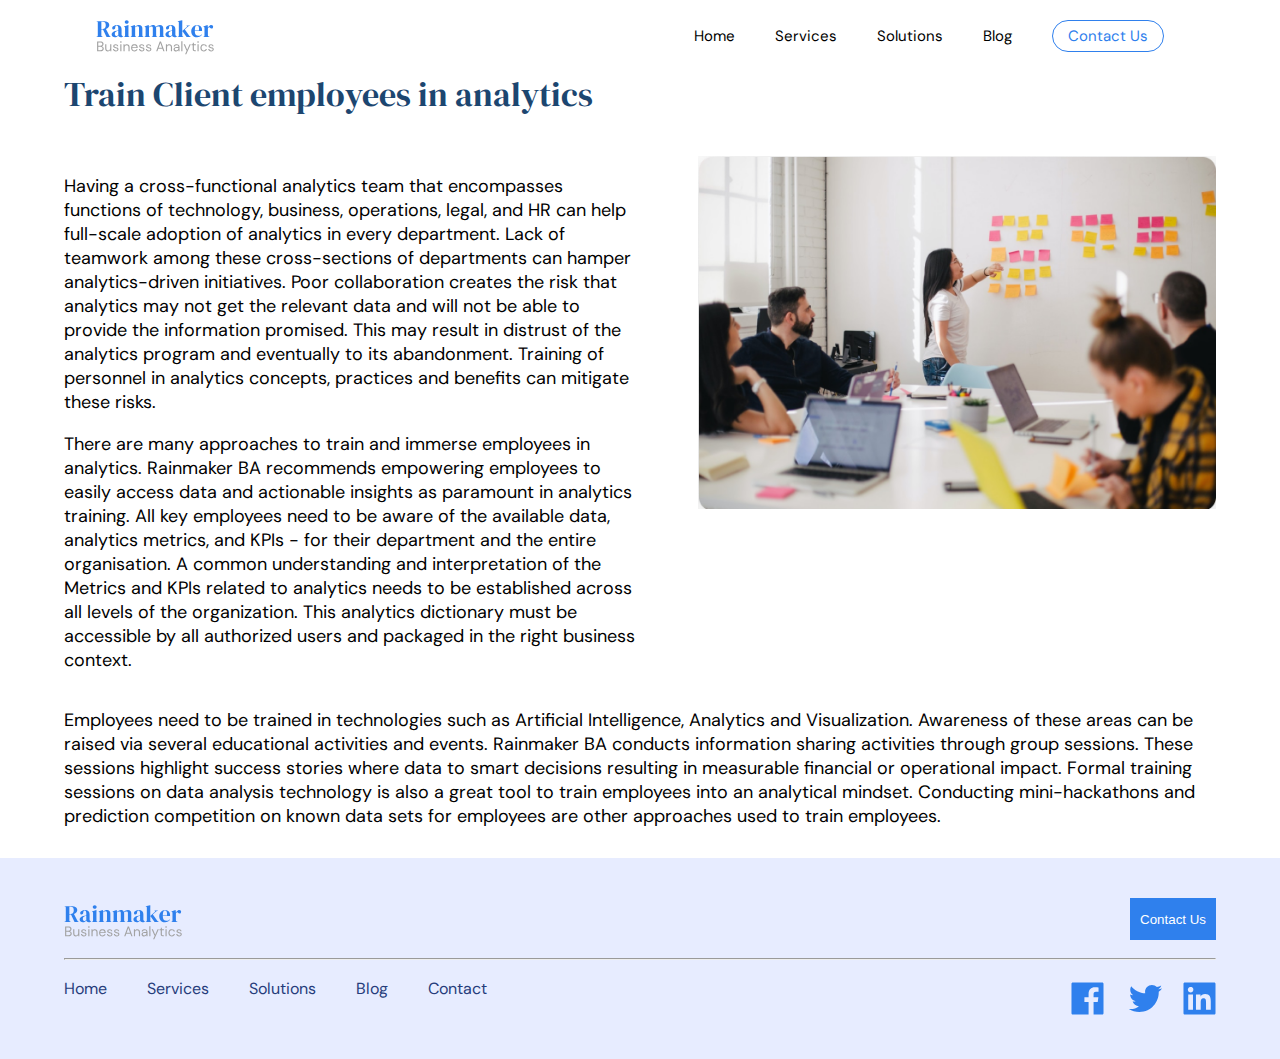
<file: blog/Train_Client_employees.html>
<!DOCTYPE html>
<html lang="en">

<head>
  <meta charset="UTF-8">
  <meta name="viewport" content="width=device-width, initial-scale=1.0">
  <link rel="stylesheet" href="../css/styles.css">
  <title>Rainmaker BA</title>
</head>

<body>
  <!-- ! navbar -->
  <div class="container-nav">
    <nav>
      <div class="logo">
        <a href="/"><img src="../vectors/logo.svg" alt="" /></a>
      </div>
      <ul class="nav-links">
        <li><a href="../index.html">Home</a></li>
        <li><a href="../index.html#services">Services</a></li>
        <li><a href="../index.html#solution">Solutions</a></li>
        <li><a href="../index.html#blog">Blog</a></li>
        <li><a href="../index.html#contact" class="contact-us">Contact Us</a></li>
      </ul>
      <div class="burger">
        <div class="line1"></div>
        <div class="line2"></div>
      </div>
    </nav>
  </div>
  <div class="container-main">
    <div class="sols-title">Train Client employees in analytics</div>
    <div class="row blog1">
      <div class="col">
        <p>Having a cross-functional analytics team that encompasses functions of technology, business, operations, legal, and HR
        can help full-scale adoption of analytics in every department. Lack of teamwork among these cross-sections of
        departments can hamper analytics-driven initiatives. Poor collaboration creates the risk that analytics may not get the
        relevant data and will not be able to provide the information promised. This may result in distrust of the analytics
        program and eventually to its abandonment. Training of personnel in analytics concepts, practices and benefits can
        mitigate these risks.</p>
        <p>There are many approaches to train and immerse employees in analytics. Rainmaker BA recommends empowering employees to
        easily access data and actionable insights as paramount in analytics training. All key employees need to be aware of the
        available data, analytics metrics, and KPIs - for their department and the entire organisation. A common understanding
        and interpretation of the Metrics and KPIs related to analytics needs to be established across all levels of the
        organization. This analytics dictionary must be accessible by all authorized users and packaged in the right business
        context.</p>
      </div>
      <div class="col"><img src="../vectors/sols3.png" alt="" class="blog-img"></div>
    </div>
    <p>Employees need to be trained in technologies such as Artificial Intelligence, Analytics and Visualization. Awareness
      of
      these areas can be raised via several educational activities and events. Rainmaker BA conducts information sharing
      activities through group sessions. These sessions highlight success stories where data to smart decisions resulting in
      measurable financial or operational impact. Formal training sessions on data analysis technology is also a great tool
      to
      train employees into an analytical mindset. Conducting mini-hackathons and prediction competition on known data sets
      for
      employees are other approaches used to train employees.</p>
  </div>
  <!-- ! footer  -->
  <div class="footer-container">
    <div class="footer">
      <div class="footer1">
        <img src="../vectors/logo.svg" alt="">
        <button onclick="location.href = '../index.html#contact'">Contact Us</button>
      </div>
      <hr>
      <div class="footer2">
        <div class="footer-nav">
          <a href="../index.html" class="footer-start">Home</a>
          <a href="../index.html#services" class="fotter-mid">Services</a>
          <a href="../index.html#solutions" class="fotter-mid">Solutions</a>
          <a href="../index.html#blog" class="fotter-mid">Blog</a>
          <a href="../index.html#contact" class="footer-end">Contact</a>
        </div>
        <div class="footer-socials">
          <img src="../vectors/facebook.svg" alt="">
          <img src="../vectors/twitter.svg" alt="" class="social-mid">
          <img src="../vectors/linkeedin.svg" alt="">
        </div>
      </div>
    </div>
  </div>
  <script src="../js/script.js"></script>
</body>

</html>
</file>
<file: css/styles.css>
@import url('https://fonts.googleapis.com/css2?family=DM+Sans:ital,wght@0,400;0,500;0,700;1,400;1,500;1,700&display=swap');
@import url('https://fonts.googleapis.com/css2?family=DM+Serif+Display:ital@0;1&display=swap');
html {
	scroll-behavior: smooth;
}

body {
	margin: 0;
	padding: 0;
	font-family: 'DM Sans';
}

button {
	background: #2f80ed;
	color: white;
	border: none;
	cursor: pointer;
}

a {
	color: #2f80ed;
}

.container-nav {
	width: 100%;
	margin: 0 auto;
	position: sticky;
	top: 0;
	background: #fff;
}
/* ! navbar  */

.active {
	border-bottom: 2px solid #000;
}

nav {
	width: 85%;
	margin: auto;
	display: flex;
	justify-content: space-between;
	align-items: center;
	height: 8vh;
}

.nav-links {
	display: flex;
	justify-content: space-around;
	height: 100%;
	margin: 0;
}

.nav-links li {
	list-style: none;
	height: 8vh;
	padding: 5px 20px;
	display: flex;
	align-items: center;
	box-sizing: border-box;
}

.nav-links a {
	text-decoration: none;
	font-size: 15px;
	color: #000;
}

/* ! burger */

.burger {
	display: none;
}

.line1 {
	width: 20px;
	height: 3px;
	background-color: #000;
	margin: 2.5px;
	transition: all 0.3s ease;
}

.line2 {
	width: 14px;
	height: 3px;
	background-color: #000;
	float: right;
	margin: 2.5px;
	transition: all 0.3s ease;
}

@media screen and (max-width: 960px) {
	body {
		overflow-x: hidden;
	}
	.nav-links {
		position: absolute;
		right: 0px;
		height: 92vh;
		width: 100%;
		top: 8vh;
		background-color: #fff;
		/* display: flex; */
		flex-direction: column;
		align-items: center;
		justify-content: space-around;
		transform: translateX(100%);
		transition: transform 0.5s ease-in;
		z-index: 1000;
		display: none;
	}
	.nav-links li {
		opacity: 0;
	}
	.burger {
		display: block;
	}
	nav {
		width: 95%;
	}
}

.nav-active {
	transform: translateX(0%);
	display: flex;
}

.contact-us {
	padding: 5px 15px;
	border: 1px solid #2f80ed;
	box-sizing: border-box;
	border-radius: 16px;
	color: #2f80ed !important;
}

@keyframes navLinkFade {
	from {
		opacity: 0;
		transform: translateX(50px);
	}
	to {
		opacity: 1;
		transform: translateX(0px);
	}
}

.toggle .line1 {
	transform: rotate(-45deg) translate(-2.5px, 3px);
}
.toggle .line2 {
	width: 20px;
	transform: rotate(45deg) translate(-2.5px, -3px);
}

/* !content */

.container-main {
	width: 90%;
	margin: auto;
	max-width: 1440px;
}

.row,
.left-row {
	display: flex;
}

.col {
	width: 50%;
}

/* !splash */

.splash {
	margin: 100px 0;
}

.splash-img {
	width: 100%;
	height: auto;
}

.splash-title {
	font-family: 'DM Serif Display';
	font-size: 48px;
	line-height: 130%;
	color: #1c4670;
}

.splash-text {
	display: flex;
	flex-direction: column;
	justify-content: center;
}

.get-started-btn {
	padding: 20px 70px;
	border-radius: 32px;
	font-weight: bold;
	font-size: 18px;
	line-height: 130%;
	cursor: pointer;
	margin: 60px 0;
	width: 300px;
}

/* ! stylish heading */

.heading {
	display: flex;
	justify-content: center;
}

.heading-text {
	font-family: 'DM Serif Display';
	font-size: 40px;
	line-height: 40px;
	color: #2f80ed;
	box-shadow: inset 0 -16px 0 0 #fff555;
	padding: 0 5px;
}

/* ! mission  */

.mission {
	font-family: 'DM Serif Display';
	font-size: 28px;
	line-height: 130%;
	text-align: center;
	color: #36589d;
	margin: 32px 0;
	margin-bottom: 100px;
}

/* ! services */
.services {
	margin: 40px 0;
	display: flex;
	flex-wrap: wrap;
	justify-content: center;
}

.services-card {
	width: 400px;
	height: 400px;
	box-sizing: border-box;
	border: 2px solid #bdbdbd;
	border-radius: 16px;
	padding: 30px 27px;
	margin: 10px;
	display: flex;
	flex-direction: column;
	align-content: center;
	background-color: #fff;
}

.services-card:hover {
	box-shadow: 0px 4px 44px rgba(0, 0, 0, 0.16);
}

.service-card-img {
	height: 120px;
}

.services-card-title {
	font-family: 'DM Serif Display';
	font-size: 28px;
	line-height: 130%;
	text-align: center;
	color: #1c4670;
	margin: 16px;
}

.services-card-info {
	font-family: 'DM Sans';
	font-size: 18px;
	line-height: 150%;
	text-align: center;
}

.center-btn {
	display: flex;
	justify-content: center;
}

.solutions-btn {
	margin: 60px auto;
	padding: 20px 100px;
	font-family: 'DM Serif Display';
	font-size: 40px;
	line-height: 130%;
	box-shadow: 0px 4px 24px rgba(0, 0, 0, 0.2);
	border-radius: 45px;
}

@media screen and (max-width: 420px) {
	.services-card {
		padding: 10px;
		height: auto;
		width: 100%;
	}
	.services-card-title {
		font-size: 24px;
	}
	.services-card-info {
		font-size: 14px;
	}
}

@media screen and (max-width: 960px) {
	.container-main {
		width: 95%;
	}
	.row {
		flex-direction: column-reverse;
	}
	.left-row {
		flex-direction: column;
	}
	.col {
		width: 100%;
	}
	.splash {
		margin: 20px 0;
	}
	.splash-text {
		padding-top: 20px;
	}
	.splash-title {
		font-size: 27px;
		text-align: center;
	}
	.get-started-btn {
		width: 100%;
		padding: 20px 90px;
		margin: 20px 0;
		font-size: 16px;
	}
	.heading-text {
		font-size: 32px;
	}
	.mission {
		font-size: 20px;
		margin: 16px 0;
		margin-bottom: 40px;
	}
	.solutions-btn {
		padding: 10px 40px;
		font-size: 28px;
		margin: 0 auto;
		margin-bottom: 40px;
	}
}

/* ! solutions */

.solutions {
	padding: 50px 0;
}

.sols-cont {
	background: #ffffff;
	border: 1px solid #bdbdbd;
	box-sizing: border-box;
	border-radius: 16px;
	margin: 100px 0;
}

.sols-cont:hover {
	box-shadow: 0px 4px 44px rgba(0, 0, 0, 0.16);
}

.sols-img {
	width: 100%;
	height: 100%;
	border-radius: 16px;
}

.sols-text-right {
	padding: 30px;
	padding-left: 50px;
	padding-right: 200px;
}

.sols-text-left {
	padding: 30px;
	padding-right: 200px;
}

.sols-title {
	font-family: 'DM Serif Display';
	font-size: 34px;
	line-height: 130%;
	color: #1c4670;
}

.sols-info {
	font-family: 'DM Sans';
	font-size: 20px;
	line-height: 26px;
	margin: 30px 0;
}

.read-more-btn {
	padding: 15px 40px;
	border-radius: 8px;
	font-family: 'DM Sans';
	font-size: 20px;
	line-height: 130%;
}

@media screen and (max-width: 960px) {
	.solutions {
		padding: 20px 0;
	}
	.sols-cont {
		margin: 50px 0;
	}
	.sols-text-right,
	.sols-text-left {
		padding: 0 5px;
	}
	.sols-title {
		font-size: 26px;
	}
	.sols-info {
		font-size: 14px;
	}
	.read-more-btn {
		font-size: 16px;
		padding: 10px 20px;
		margin: 20px 10px;
	}
}

/* ! some of our work */

.soow-containter {
	margin: 60px 0;
	display: grid;
	grid-template-columns: 1fr 1fr 1fr;
	column-gap: 40px;
}

.soow-card img {
	width: 100%;
	height: auto;
}

.soow-card a {
	font-family: 'DM Sans';
	font-weight: bold;
	font-size: 18px;
	line-height: 130%;
}

.soow-card h1 {
	font-family: 'DM Serif Display';
	font-weight: normal;
}

.soow-card p {
	font-family: 'DM Sans';
}

@media screen and (max-width: 960px) {
	.soow-containter {
		display: block;
		margin: 30px 0;
	}
	.soow-card {
		margin: 30px 0;
	}
}

/* ! tech we use */

.comp-cont {
	margin: 60px 0;
	display: flex;
}

/* Style the tab */
.tab-container {
	border-radius: 16px;
	background: linear-gradient(180deg, #2f80ed 0%, #134d9b 100%);
	padding: 30px;
	width: 30%;
	border-top-right-radius: 0px;
	border-bottom-right-radius: 0px;
}

.tab {
	background: transparent;
}

/* Style the buttons inside the tab */
.tab button {
	display: block;
	background-color: inherit;
	color: white;
	width: 100%;
	border: none;
	outline: none;
	text-align: left;
	cursor: pointer;
	transition: 0.3s;
	font-size: 17px;
	border-left: 4px solid #0e1785;
}

/* Create an active/current "tab button" class */
.tab button.active {
	color: #2f80ed;
	border-left: 4px solid #fff;
}

/* Style the tab content */
.tabcontent {
	padding: 0px 12px;
	border: 1px solid #ccc;
	width: 70%;
	border-left: none;
	border-radius: 16px;
	border-top-left-radius: 0px;
	border-bottom-left-radius: 0px;
}

.tablink-cont {
	margin: 10px;
	border-radius: 8px;
	padding: 22px 16px;
}

.tab button.active .tablink-cont {
	background-color: #fff;
}

@media screen and (max-width: 650px) {
	.comp-cont {
		display: block;
	}
	.tab-container {
		width: auto;
		overflow-x: scroll;
		border-radius: 16px;
		border-bottom-right-radius: 0px;
		border-bottom-left-radius: 0px;
		padding: 10px;
	}
	.tab {
		display: flex;
	}
	.tabcontent {
		width: auto;
		border: 1px solid #ccc;
		border-top: none;
		border-radius: 16px;
		border-top-left-radius: 0px;
		border-top-right-radius: 0px;
	}
	.tabcontent h3 {
		margin-top: 0;
	}
	.tab button {
		border: none;
		border-bottom: 4px solid #0e1785;
		font-size: 12px;
	}
	.tab button.active {
		border: none;
		border-bottom: 4px solid #fff;
	}
	.tablink-cont {
		padding: 10px;
	}
}

/* !pen footer */

.pen-title {
	font-family: 'DM Serif Display';
	font-size: 40px;
	line-height: 130%;
	text-align: center;
	color: #1c4670;
	margin-top: 70px;
	margin-bottom: 10px;
}

.pen-info {
	font-family: 'DM Sans';
	font-size: 18px;
	line-height: 130%;
	text-align: center;
	color: #505050;
	margin-bottom: 40px;
	width: 80%;
	margin: 0 auto;
}

@media screen and (max-width: 960px) {
	.pen-title {
		font-size: 30px;
	}
	.pen-info {
		font-size: 14px;
		width: 100%;
	}
}

.footer-container {
	padding: 30px 0;
	background: #e7ecff;
	margin-top: 30px;
}

.footer {
	width: 90%;
	max-width: 1440px;
	margin: auto;
}

.footer1,
.footer2 {
	padding: 10px 0;
	display: flex;
	justify-content: space-between;
}

.footer1 button {
	padding: 5px 10px;
	cursor: pointer;
}

.footer-nav {
	display: flex;
	color: #263c7b;
}

.fotter-mid,
.social-mid {
	margin: 0 20px;
	cursor: pointer;
}

.footer-socials {
	display: flex;
	align-content: center;
}

.footer-start {
	margin-right: 20px;
	cursor: pointer;
	color: #263c7b;
	text-decoration: none;
}

.footer-end {
	margin-left: 20px;
	cursor: pointer;
	color: #263c7b;
	text-decoration: none;
}

.fotter-mid {
	color: #263c7b;
	text-decoration: none;
}

@media screen and (max-width: 960px) {
	.footer-container {
		padding: 10px 0;
	}
	.footer {
		width: 95%;
	}
	.footer2 {
		display: block;
	}
	.footer-nav {
		display: block;
	}
	.footer-end {
		margin: 0;
		margin-top: 10px;
		text-align: center;
	}
	.footer-start {
		margin: 0;
		margin-bottom: 10px;
		text-align: center;
	}
	.fotter-mid {
		margin: 10px 0;
		text-align: center;
	}
	.footer-socials {
		justify-content: center;
	}
}

/* ! contact page css */

.contact-page-heading {
	text-align: center;
}

.form-cont {
	display: flex;
	box-shadow: 0px 4px 20px rgba(0, 0, 0, 0.25);
	border-radius: 16px;
	margin: 60px 0;
	box-sizing: border-box;
}

.form {
	width: 60%;
	padding: 40px;
	box-sizing: border-box;
}

.side-info {
	width: 40%;
	background: linear-gradient(180deg, #2f80ed 0%, #134d9b 100%);
	padding: 60px;
	border-radius: 0px 16px 16px 0px;
	box-sizing: border-box;
}

.name-part {
	display: grid;
	grid-template-columns: 1fr 1fr;
	column-gap: 30px;
	margin-bottom: 30px;
	box-sizing: border-box;
}

input {
	border: none;
	width: 100%;
	font-size: 16px;
	padding: 10px 10px;
	background: #f2f2f2;
	border-radius: 4px;
	box-sizing: border-box;
}

.input-heading {
	color: #7a7f8c;
}

#message {
	font-family: 'DM Sans';
	background: #f2f2f2;
	border-radius: 4px;
	padding: 12px 0px 0px 12px;
	width: 100%;
	font-size: 16px;
	height: 300px;
	border: none;
	resize: none;
	box-sizing: border-box;
}

.form-submit-btn {
	font-family: 'DM Sans';
	font-weight: bold;
	font-size: 24px;
	line-height: 130%;
	padding: 20px 100px;
	border-radius: 32px;
	margin-top: 40px;
	align-self: center;
}

.side-info {
	display: flex;
	flex-direction: column;
	justify-content: space-around;
}

.top-info-block {
	margin: 40px 0;
	margin-left: 60px;
	color: white;
	display: flex;
	align-content: center;
}

.top-info-block img {
	margin-right: 20px;
}

.bottom-info {
	width: 50%;
	margin: 0 auto;
	display: flex;
	justify-content: space-around;
}

@media screen and (max-width: 960px) {
	.form-cont {
		display: block;
		margin: 30px 0;
	}
	.form {
		width: 100%;
		padding: 20px;
	}
	.side-info {
		width: 100%;
		padding: 30px;
		border-radius: 0px 0px 16px 16px;
	}
	.name-part {
		column-gap: 10px;
	}
	#message {
		height: 150px;
	}
	.form-submit-btn {
		padding: 15px 50px;
		border-radius: 18px;
		margin-top: 20px;
		align-self: center;
	}
}

@media screen and (max-width: 550px) {
	.name-part {
		display: block;
		margin-bottom: 20px;
	}
	.fname,
	.lname {
		margin: 20px 0;
	}
}

.blog1 {
	margin-top: 40px;
}

.blog-img {
	float: right;
	max-width: 90%;
}

@media screen and (max-width: 960px) {
	.blog-img {
		float: none;
		max-width: 100%;
	}
}

p {
	font-size: 18px;
}

.tabcontent img {
	width: 100%;
	height: 100%;
}
</file>
